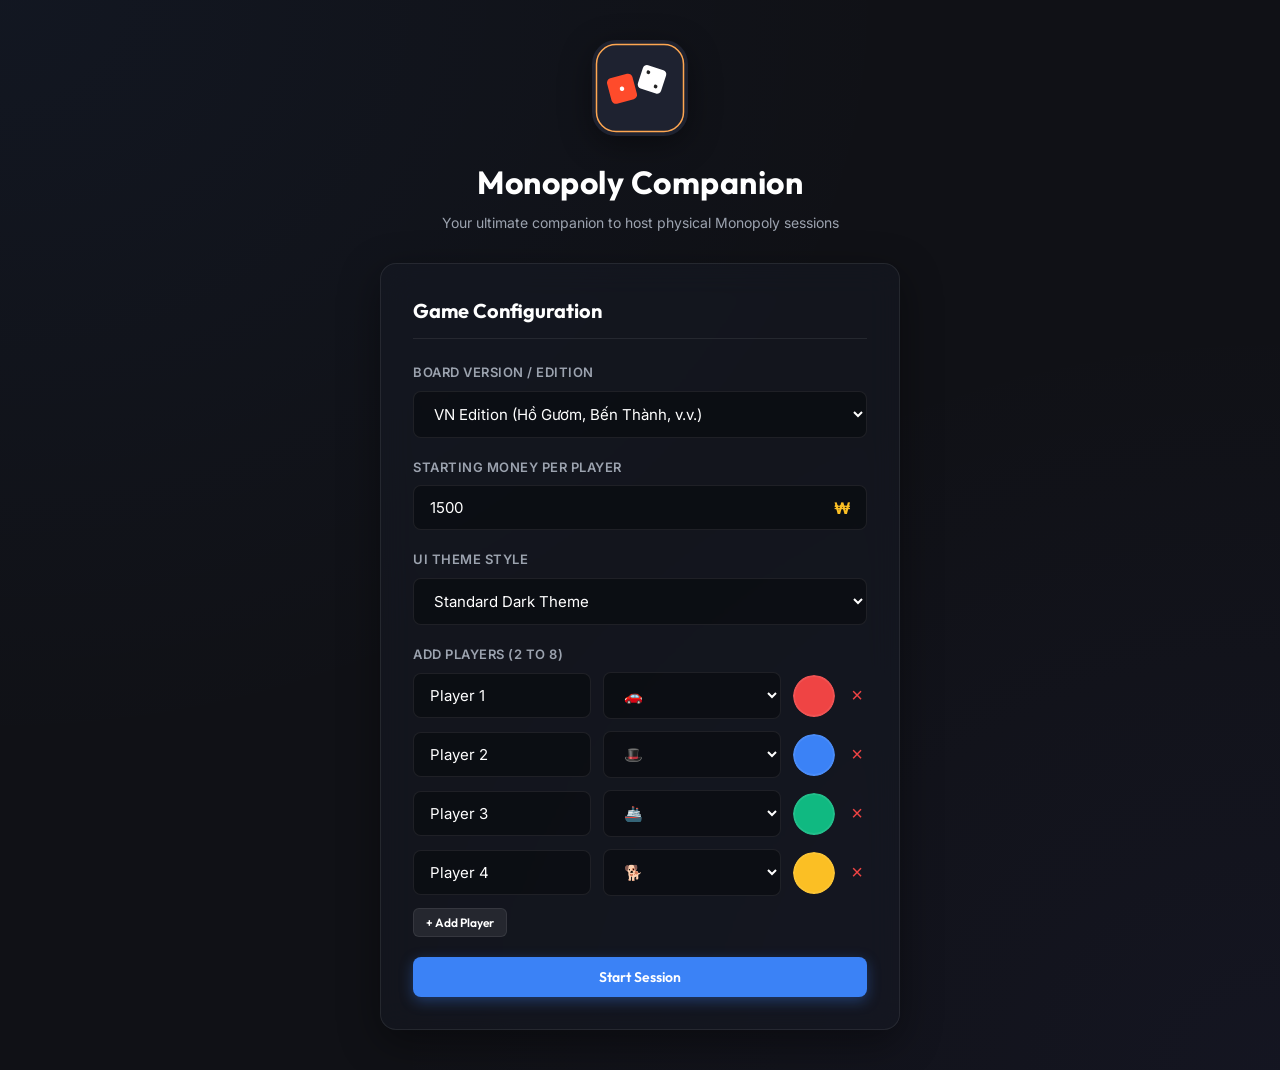
<file: index.html>
<!DOCTYPE html>
<html lang="en">
<head>
  <meta charset="UTF-8">
  <meta name="viewport" content="width=device-width, initial-scale=1.0">
  <title>Monopoly Game Companion</title>
  
  <!-- SEO Meta Tags -->
  <meta name="description" content="A premium offline-enabled PWA companion web app for hosting physical Monopoly game sessions. Track money, roll dice, manage properties, trade, and auction under international rules.">
  <link rel="manifest" href="manifest.json">
  <link rel="icon" href="icon.svg" type="image/svg+xml">
  <meta name="theme-color" content="#121216">
  
  <!-- iOS support -->
  <link rel="apple-touch-icon" href="icon.svg">
  <meta name="apple-mobile-web-app-capable" content="yes">
  <meta name="apple-mobile-web-app-status-bar-style" content="black-translucent">

  <!-- Google Fonts -->
  <link rel="preconnect" href="https://fonts.googleapis.com">
  <link rel="preconnect" href="https://fonts.gstatic.com" crossorigin>
  <link href="https://fonts.googleapis.com/css2?family=Inter:wght@300;400;500;600;700&family=Outfit:wght@400;500;600;700;900&display=swap" rel="stylesheet">
  
  <!-- CSS Stylesheet -->
  <link id="theme-stylesheet" rel="stylesheet" href="style.css">
</head>
<body>

  <!-- ==================== SETUP SCREEN ==================== -->
  <div id="setup-screen" class="screen active">
    <div class="setup-container">
      <div class="logo-area">
        <svg class="logo-svg" viewBox="0 0 512 512" width="96" height="96">
          <!-- Mini SVG replica -->
          <rect width="512" height="512" rx="128" fill="#1e2230"/>
          <rect x="24" y="24" width="464" height="464" rx="104" fill="none" stroke="#ffa751" stroke-width="8"/>
          <g transform="translate(160, 260) rotate(-15)">
            <rect x="-70" y="-70" width="140" height="140" rx="24" fill="#ff4b2b"/>
            <circle cx="0" cy="0" r="12" fill="#fff"/>
          </g>
          <g transform="translate(320, 210) rotate(18)">
            <rect x="-65" y="-65" width="130" height="130" rx="22" fill="#fff"/>
            <circle cx="-30" cy="-30" r="10" fill="#222"/>
            <circle cx="30" cy="30" r="10" fill="#222"/>
          </g>
        </svg>
        <h1>Monopoly Companion</h1>
        <p class="subtitle">Your ultimate companion to host physical Monopoly sessions</p>
      </div>

      <div class="setup-card glass">
        <h2>Game Configuration</h2>
        
        <div class="form-group">
          <label for="setup-edition">Board Version / Edition</label>
          <select id="setup-edition" class="form-input">
            <option value="VN" selected>VN Edition (Hồ Gươm, Bến Thành, v.v.)</option>
            <option value="VN_SG">VN Sài Gòn (Đường phố)</option>
            <option value="VN_HN">VN Hà Nội (Đường phố)</option>
            <option value="US">US Edition (Boardwalk, Park Place, v.v.)</option>
            <option value="INT">International Edition (Mayfair, Park Lane, v.v.)</option>
          </select>
        </div>

        <div class="form-group">
          <label for="setup-starting-cash">Starting Money per Player</label>
          <div class="cash-input-wrapper">
            <input type="number" id="setup-starting-cash" class="form-input" value="1500" min="500" max="5000">
            <span class="currency-symbol-display">₩</span>
          </div>
        </div>

        <div class="form-group">
          <label for="setup-theme">UI Theme Style</label>
          <select id="setup-theme" class="form-input">
            <option value="standard" selected>Standard Dark Theme</option>
            <option value="kids">Kids Playful Theme 🎈</option>
          </select>
        </div>

        <div class="form-group">
          <label>Add Players (2 to 8)</label>
          <div id="player-inputs-list">
            <!-- Dynamic player row inputs -->
          </div>
          <button type="button" id="btn-add-player-input" class="btn btn-secondary btn-sm">+ Add Player</button>
        </div>

        <button type="button" id="btn-start-game" class="btn btn-primary btn-block">Start Session</button>
      </div>
    </div>
  </div>

  <!-- ==================== GAME DASHBOARD ==================== -->
  <div id="game-screen" class="screen">
    <header class="app-header">
      <div class="header-logo">
        <span class="logo-emoji">🎲</span>
        <div>
          <span class="app-title">MONOPOLY HOST</span>
          <span id="active-edition-badge" class="badge">VN Edition</span>
        </div>
      </div>
      <div class="header-actions">
        <button id="btn-show-test-suite" class="btn btn-secondary btn-sm" onclick="window.open('test.html', '_blank')">Run Test Suite</button>
        <button id="btn-new-game" class="btn btn-danger btn-sm">New Session</button>
      </div>
    </header>

    <div class="dashboard-grid">
      <!-- COLUMN 1: PLAYERS & BANK (Left / Main) -->
      <div class="dash-column col-main">
        
        <!-- TURN CONTROLLER & DICE AREA -->
        <section class="game-control-card glass">
          <div class="turn-dice-row" style="display: flex; align-items: center; justify-content: space-between; gap: 16px; flex-wrap: wrap; width: 100%;">
            <div class="turn-indicator" style="margin-bottom: 0;">
              <span class="label">Current Turn:</span>
              <div class="player-token-display">
                <span id="current-player-avatar" class="avatar-emoji">🚗</span>
                <span id="current-player-name" class="name">Player Name</span>
              </div>
            </div>

            <!-- Dice Roller -->
            <div class="dice-roller-container" style="display: flex; align-items: center; gap: 12px; flex-wrap: wrap; padding: 8px 12px; box-sizing: border-box;">
              <div class="dice-mode-toggle" style="display: flex; flex-direction: column; gap: 4px; margin-right: 4px;">
                <label style="cursor: pointer; font-size: 11px; display: inline-flex; align-items: center; gap: 4px; color: var(--text-dim); user-select: none; margin-bottom: 0;">
                  <input type="radio" name="dice-mode" id="dice-mode-digital" value="digital" checked style="accent-color: var(--color-primary);">
                  📱 Digital
                </label>
                <label style="cursor: pointer; font-size: 11px; display: inline-flex; align-items: center; gap: 4px; color: var(--text-dim); user-select: none; margin-bottom: 0;">
                  <input type="radio" name="dice-mode" id="dice-mode-manual" value="manual" style="accent-color: var(--color-primary);">
                  🎲 Physical
                </label>
              </div>

              <!-- Digital Box -->
              <div class="dice-box" id="dice-digital-box">
                <div id="die-1" class="die">🎲</div>
                <div id="die-2" class="die">🎲</div>
              </div>

              <!-- Manual Inputs -->
              <div class="manual-dice-box" id="dice-manual-box" style="display: none; align-items: center; gap: 8px;">
                <div style="display: flex; align-items: center; gap: 6px;">
                  <span style="font-size: 9px; color: var(--text-dim); text-transform: uppercase; font-weight: 600; white-space: nowrap;">Die 1</span>
                  <select id="manual-die-1" class="form-input form-input-sm" style="width: 58px; height: 32px; padding: 2px 4px; text-align: center; font-weight: bold; font-size: 13px;">
                    <option value="1">1 ⚀</option>
                    <option value="2">2 ⚁</option>
                    <option value="3">3 ⚂</option>
                    <option value="4">4 ⚃</option>
                    <option value="5">5 ⚄</option>
                    <option value="6">6 ⚅</option>
                  </select>
                </div>
                <div style="display: flex; align-items: center; gap: 6px;">
                  <span style="font-size: 9px; color: var(--text-dim); text-transform: uppercase; font-weight: 600; white-space: nowrap;">Die 2</span>
                  <select id="manual-die-2" class="form-input form-input-sm" style="width: 58px; height: 32px; padding: 2px 4px; text-align: center; font-weight: bold; font-size: 13px;">
                    <option value="1">1 ⚀</option>
                    <option value="2">2 ⚁</option>
                    <option value="3">3 ⚂</option>
                    <option value="4">4 ⚃</option>
                    <option value="5">5 ⚄</option>
                    <option value="6">6 ⚅</option>
                  </select>
                </div>
              </div>

              <button id="btn-roll-dice" class="btn btn-primary" style="flex: 1; min-height: 44px; min-width: 120px;">Roll Dice</button>
            </div>
          </div>

          <div class="control-actions" style="margin-top: 12px; width: 100%;">
            <!-- Contextual action tools -->
            <div class="context-actions" style="width: 100%; display: flex; gap: 12px; flex-wrap: wrap; justify-content: flex-end;">
              <button id="btn-draw-chance" class="btn btn-warning btn-chance" disabled>Draw Chance</button>
              <button id="btn-draw-chest" class="btn btn-primary btn-chest" disabled>Draw Chest</button>
              <button id="btn-pass-go" class="btn btn-success">Pass GO (+$200)</button>
              <button id="btn-jail-actions" class="btn btn-danger" style="display:none;">Escape Jail</button>
              <button id="btn-next-turn" class="btn btn-accent" disabled>Next Turn</button>
            </div>
          </div>
          <!-- Landed Space Action Alert Panel -->
          <div id="landed-action-alert-panel" class="landed-action-alert" style="display:none;"></div>
        </section>

        <!-- PLAYERS FINANCIAL OVERVIEW -->
        <section class="players-overview-section">
          <h2>Players & Accounts</h2>
          <div id="players-cards-grid" class="players-grid">
            <!-- Dynamic player financial cards -->
          </div>
        </section>

        <!-- PROPERTIES MAP & LIST -->
        <section class="properties-section">
          <div class="properties-header">
            <h2>Board Properties Map</h2>
            <div class="filter-controls">
              <span class="label">Filter:</span>
              <select id="property-group-filter" class="form-input form-input-sm">
                <option value="all">All Properties</option>
                <option value="brown">Brown</option>
                <option value="light-blue">Light Blue</option>
                <option value="magenta">Magenta</option>
                <option value="orange">Orange</option>
                <option value="red">Red</option>
                <option value="yellow">Yellow</option>
                <option value="green">Green</option>
                <option value="dark-blue">Dark Blue</option>
                <option value="railroad">Railroads</option>
                <option value="utility">Utilities</option>
              </select>
              <button id="btn-fullscreen-board" class="btn btn-secondary btn-sm" style="display: inline-flex; align-items: center; gap: 4px;">
                <span>⛶</span> Fullscreen
              </button>
            </div>
          </div>
          
          <div id="properties-board-grid" class="properties-grid">
            <!-- Dynamic property deed cards -->
          </div>
        </section>
      </div>

      <!-- COLUMN 2: TRANS & LEDGER (Right Sidebar) -->
      <aside class="dash-column col-sidebar">
        <!-- QUICK TRANSACTION WIDGET -->
        <section class="sidebar-section glass">
          <h3>Quick Money Transfer</h3>
          <form id="quick-trans-form" class="sidebar-form">
            <div class="form-row">
              <div class="form-group half">
                <label for="trans-from">From</label>
                <select id="trans-from" class="form-input">
                  <option value="bank">Bank</option>
                  <!-- Player options -->
                </select>
              </div>
              <div class="form-group half">
                <label for="trans-to">To</label>
                <select id="trans-to" class="form-input">
                  <!-- Player options -->
                  <option value="bank">Bank</option>
                </select>
              </div>
            </div>
            
            <div class="form-row">
              <div class="form-group half">
                <label for="trans-amount">Amount</label>
                <input type="number" id="trans-amount" class="form-input" placeholder="0" min="1">
              </div>
              <div class="form-group half">
                <label for="trans-type">Reason</label>
                <select id="trans-type" class="form-input">
                  <option value="TRANSFER">Transfer</option>
                  <option value="PAY_RENT">Pay Rent</option>
                  <option value="PAY_TAX">Pay Tax</option>
                  <option value="CARD_EFFECT">Card Effect</option>
                  <option value="JAIL_FINE">Jail Fine</option>
                  <option value="OTHER">Other</option>
                </select>
              </div>
            </div>

            <button type="submit" class="btn btn-secondary btn-block">Execute Transaction</button>
          </form>
        </section>

        <!-- LEDGER / HISTORY LOGS -->
        <section class="sidebar-section ledger-section glass">
          <div class="ledger-header">
            <h3>Ledger History</h3>
            <button id="btn-undo-ledger" class="btn btn-danger btn-sm" disabled>↩ Undo</button>
          </div>
          <div id="ledger-history-logs" class="ledger-logs">
            <!-- Dynamic chronological logs -->
          </div>
        </section>
      </aside>
    </div>
  </div>

  <!-- ==================== DIALOGS & MODAL OVERLAYS ==================== -->

  <!-- PROPERTY DETAILS MODAL -->
  <div id="modal-property-detail" class="modal-overlay">
    <div class="modal-content property-deed-modal">
      <span class="close-modal">&times;</span>
      
      <!-- Title Deed header -->
      <div id="deed-header" class="deed-header">
        <span class="deed-title-label">TITLE DEED</span>
        <h3 id="deed-name">Nguyễn Huệ</h3>
      </div>
      
      <div class="deed-body">
        <div class="deed-info-row">
          <span>Cost:</span>
          <strong id="deed-cost">₩400</strong>
        </div>
        <div class="deed-info-row">
          <span>Mortgage Value:</span>
          <strong id="deed-mortgage-val">₩200</strong>
        </div>
        
        <div id="deed-rent-structure" class="deed-rents">
          <!-- Rent tables populated dynamically -->
        </div>

        <div id="deed-owner-status" class="deed-owner-box">
          <!-- Ownership indicator -->
        </div>
      </div>

      <div id="deed-actions" class="modal-actions">
        <!-- Interactive buttons populated dynamically -->
      </div>
    </div>
  </div>

  <!-- TRADE PORTAL MODAL -->
  <div id="modal-trade-portal" class="modal-overlay">
    <div class="modal-content glass trade-modal-content">
      <span class="close-modal">&times;</span>
      <h2>Interactive Trade Portal</h2>
      
      <div class="trade-grid">
        <!-- Player 1 Offer -->
        <div class="trade-side" id="trade-side-1">
          <select id="trade-player-1" class="form-input trade-player-select">
            <!-- Player list -->
          </select>
          <div class="trade-cash-group">
            <label>Offer Cash</label>
            <input type="number" id="trade-cash-1" class="form-input" value="0" min="0">
          </div>
          <div class="trade-properties-list">
            <h4>Offer Properties</h4>
            <div id="trade-props-checkbox-1" class="props-checkbox-container">
              <!-- Properties list with checkboxes -->
            </div>
          </div>
        </div>

        <div class="trade-divider">↔</div>

        <!-- Player 2 Offer -->
        <div class="trade-side" id="trade-side-2">
          <select id="trade-player-2" class="form-input trade-player-select">
            <!-- Player list -->
          </select>
          <div class="trade-cash-group">
            <label>Offer Cash</label>
            <input type="number" id="trade-cash-2" class="form-input" value="0" min="0">
          </div>
          <div class="trade-properties-list">
            <h4>Offer Properties</h4>
            <div id="trade-props-checkbox-2" class="props-checkbox-container">
              <!-- Properties list with checkboxes -->
            </div>
          </div>
        </div>
      </div>

      <div class="modal-footer">
        <button id="btn-submit-trade" class="btn btn-primary">Complete Trade</button>
      </div>
    </div>
  </div>

  <!-- AUCTION MODAL -->
  <div id="modal-auction" class="modal-overlay">
    <div class="modal-content glass compact-modal">
      <h2>Property Auction</h2>
      <p id="auction-property-desc">Auctioning Boardwalk</p>
      
      <div class="form-group">
        <label for="auction-winner">Winning Bidder</label>
        <select id="auction-winner" class="form-input">
          <!-- Player list -->
        </select>
      </div>

      <div class="form-group">
        <label for="auction-amount">Winning Bid Amount</label>
        <input type="number" id="auction-amount" class="form-input" value="0" min="1">
      </div>

      <div class="modal-actions-horizontal">
        <button id="btn-cancel-auction" class="btn btn-secondary">Cancel</button>
        <button id="btn-confirm-auction" class="btn btn-primary">Confirm Bid</button>
      </div>
    </div>
  </div>

  <!-- CARD DRAWER MODAL -->
  <div id="modal-card-draw" class="modal-overlay">
    <div class="modal-content card-draw-modal-content">
      <!-- Card frame with flip animation -->
      <div class="card-flipper-container">
        <div id="card-flipper-element" class="card-flipper">
          <!-- Card Front -->
          <div id="card-front-type" class="card-face card-front-chance">
            <div class="card-logo">?</div>
            <div class="card-type-label">CHANCE</div>
          </div>
          <!-- Card Back (reveals message) -->
          <div id="card-back-type" class="card-face card-back">
            <div class="card-badge" id="drawn-card-badge">CHANCE</div>
            <h3 id="drawn-card-title">Card Title</h3>
            <p id="drawn-card-desc">Card action details are written here.</p>
            <button id="btn-close-card-modal" class="btn btn-accent">Apply Effect</button>
          </div>
        </div>
      </div>
    </div>
  </div>

  <!-- ESCAPE JAIL OPTIONS MODAL -->
  <div id="modal-jail-escape" class="modal-overlay">
    <div class="modal-content glass compact-modal">
      <span class="close-modal">&times;</span>
      <h2>Escape from Jail</h2>
      <p>Choose your method to escape. Rolling doubles can be attempted via the board roller directly.</p>
      
      <div class="jail-escape-options">
        <button id="btn-jail-pay-fine" class="btn btn-secondary btn-block">Pay Fine (₩50)</button>
        <button id="btn-jail-use-card" class="btn btn-secondary btn-block" disabled>Use Get Out of Jail Free Card</button>
      </div>
    </div>
  </div>

  <!-- BANKRUPTCY RESOLUTION MODAL -->
  <div id="modal-bankruptcy" class="modal-overlay">
    <div class="modal-content glass compact-modal">
      <h2>Bankruptcy Resolution</h2>
      <p id="bankruptcy-player-desc">Player has declared bankruptcy.</p>
      
      <div class="form-group">
        <label for="bankruptcy-creditor">Claim Creditor</label>
        <select id="bankruptcy-creditor" class="form-input">
          <option value="bank">The Bank</option>
          <!-- Other players -->
        </select>
      </div>

      <div class="modal-actions-horizontal">
        <button id="btn-confirm-bankruptcy" class="btn btn-danger">Confirm Bankruptcy</button>
      </div>
    </div>
  </div>

  <!-- Core JavaScript & UI Binding scripts -->
  <script src="monopoly.js"></script>
  <script src="ui.js"></script>
</body>
</html>
</file>
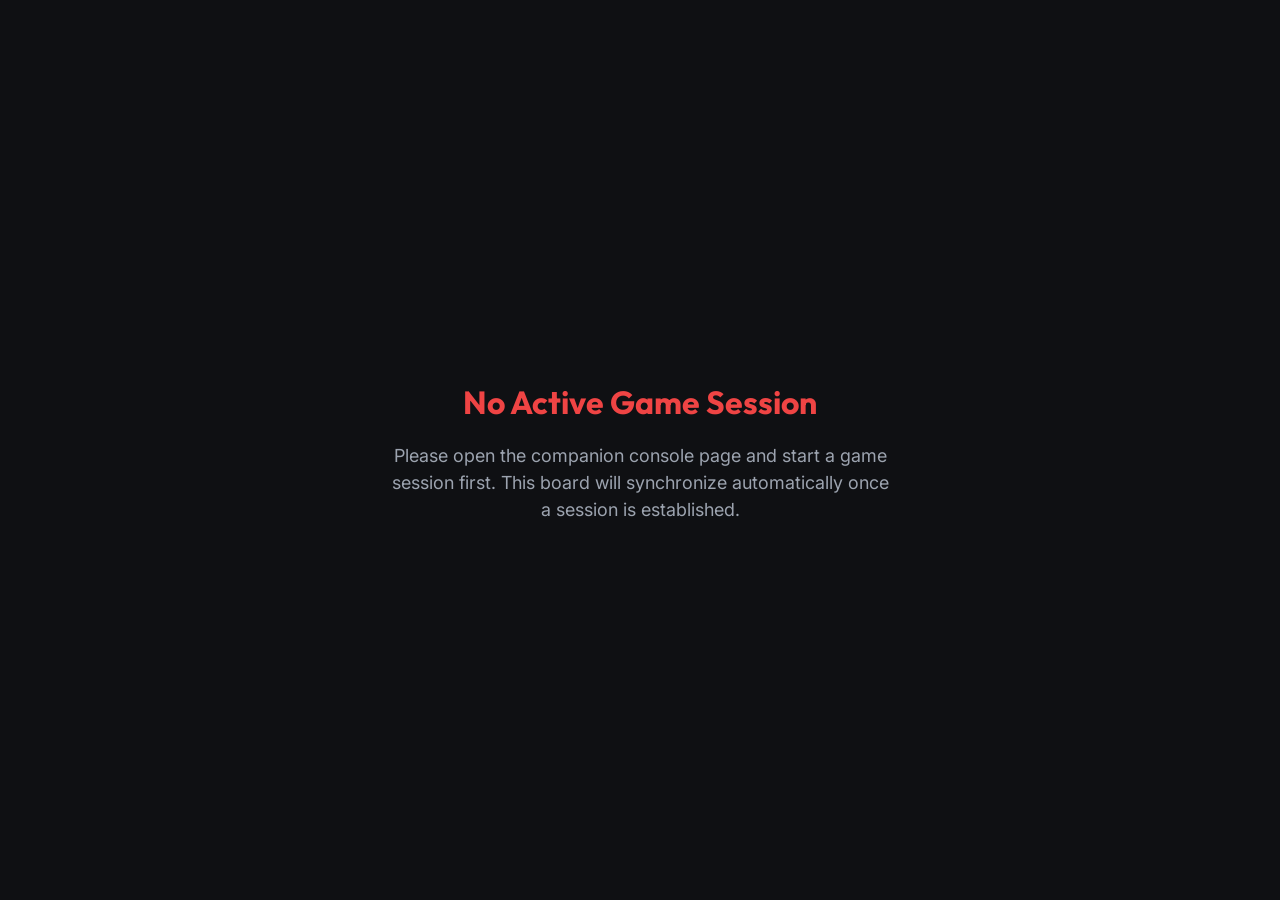
<file: board.html>
<!DOCTYPE html>
<html lang="en">
<head>
  <meta charset="UTF-8">
  <meta name="viewport" content="width=device-width, initial-scale=1.0">
  <title>Monopoly Host - Spectator Board View</title>
  <link id="theme-stylesheet" rel="stylesheet" href="style.css">
  <link href="https://fonts.googleapis.com/css2?family=Inter:wght@300;400;500;600;700;800&family=Outfit:wght@400;600;700;900&display=swap" rel="stylesheet">
  <style>
    /* Specific styles for the board-only view to optimize for TV/Spectator display */
    body {
      margin: 0;
      padding: 0;
      height: 100vh;
      overflow: hidden;
      background: radial-gradient(circle at center, #161820 0%, #08090c 100%);
      display: flex;
      flex-direction: row;
      font-family: 'Inter', sans-serif;
      color: var(--text-main);
    }
    
    .board-view-container {
      display: flex;
      flex: 1;
      height: 100vh;
      box-sizing: border-box;
      padding: 16px;
      gap: 24px;
      align-items: center;
      justify-content: center;
      position: relative;
    }
    
    /* Left column for stats */
    .board-sidebar {
      width: 320px;
      display: flex;
      flex-direction: column;
      gap: 16px;
      height: 100%;
      justify-content: flex-start;
      overflow-y: auto;
      max-height: 100vh;
      box-sizing: border-box;
      padding: 20px 4px 20px 0;
    }
    .board-sidebar::-webkit-scrollbar {
      width: 6px;
    }
    .board-sidebar::-webkit-scrollbar-thumb {
      background: rgba(255, 255, 255, 0.1);
      border-radius: 3px;
    }
    .board-sidebar::-webkit-scrollbar-thumb:hover {
      background: rgba(255, 255, 255, 0.25);
    }
    
    /* Right column for the board itself */
    .board-main {
      flex: 1;
      display: flex;
      align-items: center;
      justify-content: center;
      height: 100%;
    }
    
    /* Force board to fit 100% height/width of its container while remaining square */
    .properties-grid.monopoly-board-layout {
      max-width: 92vh !important;
      max-height: 92vh !important;
      width: 92vh !important;
      height: 92vh !important;
      margin: auto !important;
    }
    
    .spectator-card {
      background: rgba(30, 41, 59, 0.4);
      backdrop-filter: blur(12px);
      -webkit-backdrop-filter: blur(12px);
      border: 1px solid rgba(255, 255, 255, 0.08);
      border-radius: 16px;
      padding: 20px;
      box-shadow: 0 10px 30px rgba(0, 0, 0, 0.4);
    }
    
    .spectator-card h3 {
      margin-top: 0;
      margin-bottom: 16px;
      font-family: 'Outfit', sans-serif;
      font-weight: 700;
      color: var(--text-white);
      border-bottom: 1px solid rgba(255, 255, 255, 0.08);
      padding-bottom: 8px;
      font-size: 18px;
      text-transform: uppercase;
      letter-spacing: 1px;
    }
    
    /* Player list items in spectator view */
    .spectator-player-item {
      display: flex;
      align-items: center;
      justify-content: space-between;
      padding: 10px 14px;
      border-radius: 10px;
      margin-bottom: 8px;
      border: 1px solid rgba(255, 255, 255, 0.03);
      background: rgba(255, 255, 255, 0.02);
      transition: all 0.3s ease;
    }
    
    .spectator-player-item.active-turn {
      border-color: var(--color-primary);
      background: rgba(59, 130, 246, 0.1);
      box-shadow: 0 0 12px rgba(59, 130, 246, 0.2);
    }
    
    .spectator-player-item.bankrupt {
      opacity: 0.3;
      text-decoration: line-through;
    }
    
    .player-identity {
      display: flex;
      align-items: center;
      gap: 10px;
    }
    
    .player-badge {
      width: 28px;
      height: 28px;
      border-radius: 50%;
      display: flex;
      align-items: center;
      justify-content: center;
      font-size: 14px;
      font-weight: bold;
      color: #fff;
      border: 1px solid rgba(255, 255, 255, 0.2);
    }
    
    .player-details {
      display: flex;
      flex-direction: column;
    }
    
    .player-details .name {
      font-weight: 600;
      font-size: 14px;
      color: var(--text-white);
    }
    
    .player-details .status {
      font-size: 10px;
      color: var(--text-dim);
    }
    
    .player-balance {
      font-family: 'Outfit', sans-serif;
      font-weight: 700;
      font-size: 16px;
      color: var(--color-gold);
    }
    
    /* Turn Info */
    .turn-info-card {
      text-align: center;
    }
    
    .turn-info-card .active-avatar {
      font-size: 40px;
      margin-bottom: 8px;
    }
    
    .turn-info-card .active-name {
      font-family: 'Outfit', sans-serif;
      font-size: 20px;
      font-weight: 700;
      color: var(--text-white);
    }
    
    .turn-info-card .turn-title {
      font-size: 11px;
      color: var(--text-dim);
      text-transform: uppercase;
      letter-spacing: 2px;
      margin-bottom: 12px;
    }
    

    
    .no-session-overlay {
      position: fixed;
      top: 0;
      left: 0;
      width: 100vw;
      height: 100vh;
      background: #0f1013;
      display: flex;
      flex-direction: column;
      align-items: center;
      justify-content: center;
      z-index: 100;
      color: var(--text-white);
      text-align: center;
      padding: 20px;
      box-sizing: border-box;
    }
    
    .no-session-overlay h2 {
      font-family: 'Outfit', sans-serif;
      font-size: 32px;
      margin-bottom: 16px;
      color: var(--color-danger);
    }
    
    .no-session-overlay p {
      color: var(--text-dim);
      font-size: 18px;
      max-width: 500px;
      line-height: 1.5;
    }
    
    /* Fullscreen button */
    .btn-fs {
      position: absolute;
      top: 16px;
      right: 16px;
      z-index: 50;
      background: rgba(30, 41, 59, 0.6);
      border: 1px solid rgba(255, 255, 255, 0.1);
      color: var(--text-white);
      padding: 8px 14px;
      border-radius: 8px;
      cursor: pointer;
      font-size: 12px;
      display: inline-flex;
      align-items: center;
      gap: 6px;
      transition: all 0.3s ease;
      backdrop-filter: blur(8px);
    }
    .btn-fs:hover {
      background: rgba(59, 130, 246, 0.2);
      border-color: var(--color-primary);
    }
    
    /* Read-Only Spec modal overlays */
    .spec-modal-overlay {
      position: fixed;
      top: 0;
      left: 0;
      right: 0;
      bottom: 0;
      background: rgba(0, 0, 0, 0.7);
      backdrop-filter: blur(4px);
      -webkit-backdrop-filter: blur(4px);
      display: flex;
      align-items: center;
      justify-content: center;
      opacity: 0;
      pointer-events: none;
      transition: all 0.3s ease;
      z-index: 200;
    }
    
    .spec-modal-overlay.active {
      opacity: 1;
      pointer-events: auto;
    }
    
    .spec-modal-content {
      background: #1e293b;
      border: 1px solid rgba(255,255,255,0.1);
      border-radius: 12px;
      width: 100%;
      max-width: 380px;
      overflow: hidden;
      box-shadow: 0 20px 50px rgba(0,0,0,0.5);
      position: relative;
    }
    
    .spec-modal-header {
      padding: 16px;
      text-align: center;
      font-family: 'Outfit', sans-serif;
      font-weight: 700;
      font-size: 20px;
      text-transform: uppercase;
      letter-spacing: 1px;
    }
    
    .spec-modal-body {
      padding: 24px;
      color: var(--text-white);
    }
    
    .rent-line {
      display: flex;
      justify-content: space-between;
      margin-bottom: 8px;
      font-size: 14px;
    }
    
    .meta-line {
      display: flex;
      justify-content: space-between;
      margin-bottom: 6px;
      font-size: 13px;
      color: var(--text-dim);
    }
    
    .close-spec-modal {
      position: absolute;
      top: 10px;
      right: 12px;
      background: transparent;
      border: none;
      color: rgba(255,255,255,0.6);
      font-size: 20px;
      cursor: pointer;
      line-height: 1;
    }
    .close-spec-modal:hover {
      color: #fff;
    }

    /* Adjust layout on small viewport or tall aspect ratios */
    @media (max-width: 900px) {
      body {
        flex-direction: column;
        overflow-y: auto;
        height: auto;
      }
      .board-view-container {
        flex-direction: column;
        height: auto;
        padding: 60px 16px 24px 16px;
      }
      .board-sidebar {
        width: 100%;
        max-width: 500px;
        order: 2;
      }
      .board-main {
        width: 100%;
        order: 1;
      }
      .properties-grid.monopoly-board-layout {
        max-width: 95vw !important;
        max-height: 95vw !important;
        width: 95vw !important;
        height: 95vw !important;
      }
    }

    #spectator-card-draw-overlay {
      z-index: 300;
    }
  </style>
</head>
<body>

  <!-- Top Right Control Panel -->
  <div class="top-controls-container" style="position: absolute; top: 16px; right: 16px; z-index: 50; display: flex; gap: 10px;">
    <button id="btn-toggle-layout" class="btn-fs" style="position: static;">
      <span>🎛️</span> Show Detailed Cards
    </button>
    <button id="btn-fullscreen-spec" class="btn-fs" style="position: static;">
      <span>⛶</span> Fullscreen View
    </button>
  </div>

  <!-- No session state overlay -->
  <div id="no-session-overlay" class="no-session-overlay">
    <h2>No Active Game Session</h2>
    <p>Please open the companion console page and start a game session first. This board will synchronize automatically once a session is established.</p>
  </div>

  <!-- Spectator Board Container -->
  <div class="board-view-container">
    
    <!-- Left Sidebar: Players Stats & Current Turn -->
    <div class="board-sidebar">
      
      <!-- Current Turn Card -->
      <div class="spectator-card turn-info-card">
        <div class="turn-title">Current Turn</div>
        <div id="current-player-avatar" class="active-avatar">🚗</div>
        <div id="current-player-name" class="active-name">Active Player</div>
        
        <!-- Dice Roll Info -->
        <div class="dice-roller-container" style="margin-top: 12px; justify-content: center;">
          <div id="spectator-dice-box" class="dice-box">
            <div class="die">🎲</div>
            <div class="die">🎲</div>
          </div>
        </div>
      </div>
      
      <!-- Leaderboard Overview -->
      <div class="spectator-card">
        <h3>Players & Accounts</h3>
        <div id="spectator-players-list">
          <!-- Populated dynamically -->
        </div>
      </div>
    </div>
    
    <!-- Main Center Panel: Board Grid -->
    <div class="board-main">
      <div id="properties-board-grid" class="properties-grid monopoly-board-layout">
        <!-- Dynamic Monopoly Board grid elements -->
      </div>
    </div>
  </div>

  <!-- Read-Only Property details modal overlay -->
  <div id="spectator-modal" class="spec-modal-overlay">
    <div class="spec-modal-content">
      <button class="close-spec-modal" onclick="closeSpecModal()">&times;</button>
      <div id="spec-modal-header" class="spec-modal-header">Property Details</div>
      <div id="spec-modal-body" class="spec-modal-body">
        <!-- Dynamic property metrics -->
      </div>
    </div>
  </div>

  <!-- Spectator Drawn Card Overlay -->
  <div id="spectator-card-draw-overlay" class="modal-overlay">
    <div class="modal-content card-draw-modal-content">
      <!-- Card frame with flip animation -->
      <div class="card-flipper-container">
        <div id="card-flipper-element" class="card-flipper">
          <!-- Card Front -->
          <div id="card-front-type" class="card-face card-front-chance">
            <div class="card-logo">?</div>
            <div class="card-type-label">CHANCE</div>
          </div>
          <!-- Card Back (reveals message) -->
          <div id="card-back-type" class="card-face card-back">
            <div class="card-badge" id="drawn-card-badge">CHANCE</div>
            <h3 id="drawn-card-title">Card Title</h3>
            <p id="drawn-card-desc">Card action details are written here.</p>
          </div>
        </div>
      </div>
    </div>
  </div>

  <!-- Javascript Logic -->
  <script src="monopoly.js"></script>
  <script src="board_ui.js"></script>
</body>
</html>
</file>
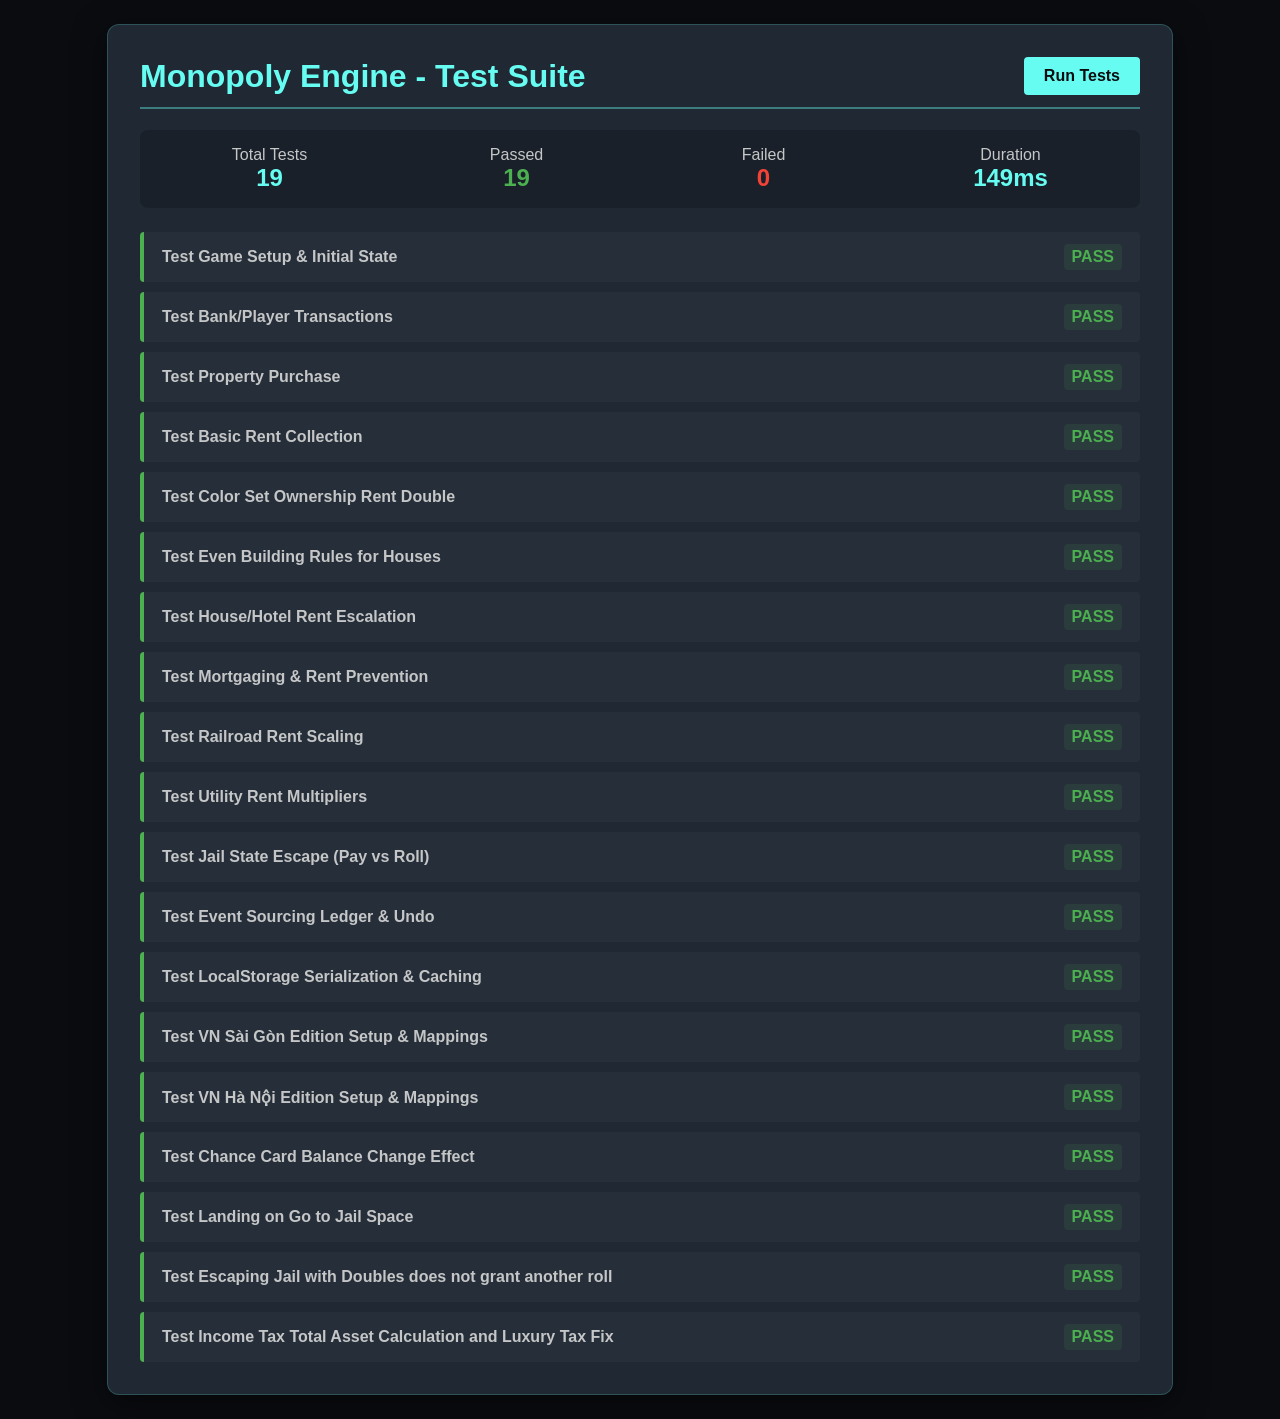
<file: test.html>
<!DOCTYPE html>
<html lang="en">
<head>
  <meta charset="UTF-8">
  <meta name="viewport" content="width=device-width, initial-scale=1.0">
  <title>Monopoly Engine - Automated Test Runner</title>
  <style>
    :root {
      --bg-color: #0b0c10;
      --panel-bg: #1f2833;
      --text-main: #c5c6c7;
      --text-highlight: #66fcf1;
      --text-success: #4caf50;
      --text-error: #f44336;
      --border-color: #45f3ff;
      --button-bg: #12cbc4;
      --button-text: #050801;
    }
    body {
      background-color: var(--bg-color);
      color: var(--text-main);
      font-family: 'Segoe UI', Tahoma, Geneva, Verdana, sans-serif;
      margin: 0;
      padding: 24px;
    }
    .container {
      max-width: 1000px;
      margin: 0 auto;
      background-color: var(--panel-bg);
      border-radius: 12px;
      border: 1px solid rgba(102, 252, 241, 0.2);
      padding: 32px;
      box-shadow: 0 8px 32px rgba(0, 0, 0, 0.5);
    }
    h1 {
      color: var(--text-highlight);
      margin-top: 0;
      border-bottom: 2px solid rgba(102, 252, 241, 0.4);
      padding-bottom: 12px;
      display: flex;
      justify-content: space-between;
      align-items: center;
    }
    .stats {
      display: flex;
      gap: 20px;
      margin-bottom: 24px;
      background: rgba(0,0,0,0.2);
      padding: 16px;
      border-radius: 8px;
    }
    .stat-item {
      flex: 1;
      text-align: center;
    }
    .stat-val {
      font-size: 24px;
      font-weight: bold;
      color: var(--text-highlight);
    }
    .stat-item.pass .stat-val { color: var(--text-success); }
    .stat-item.fail .stat-val { color: var(--text-error); }
    
    .test-list {
      display: flex;
      flex-direction: column;
      gap: 10px;
    }
    .test-case {
      display: flex;
      justify-content: space-between;
      align-items: center;
      padding: 12px 18px;
      background: rgba(255,255,255,0.03);
      border-left: 4px solid #777;
      border-radius: 4px;
      transition: background 0.2s;
    }
    .test-case:hover {
      background: rgba(255,255,255,0.06);
    }
    .test-case.pass {
      border-left-color: var(--text-success);
    }
    .test-case.fail {
      border-left-color: var(--text-error);
    }
    .test-name {
      font-weight: 600;
    }
    .test-status {
      font-weight: bold;
      padding: 4px 8px;
      border-radius: 4px;
    }
    .test-case.pass .test-status {
      color: var(--text-success);
      background: rgba(76, 175, 80, 0.1);
    }
    .test-case.fail .test-status {
      color: var(--text-error);
      background: rgba(244, 67, 54, 0.1);
    }
    .error-details {
      margin-top: 6px;
      font-family: monospace;
      font-size: 13px;
      color: #ff9800;
      white-space: pre-wrap;
      width: 100%;
      background: rgba(0,0,0,0.3);
      padding: 8px;
      border-radius: 4px;
      display: none;
    }
    .test-case.fail .error-details {
      display: block;
    }
    button {
      background: var(--text-highlight);
      color: var(--bg-color);
      border: none;
      padding: 10px 20px;
      font-weight: bold;
      border-radius: 4px;
      cursor: pointer;
      font-size: 16px;
      transition: opacity 0.2s;
    }
    button:hover {
      opacity: 0.9;
    }
  </style>
</head>
<body>

  <div class="container">
    <h1>
      <span>Monopoly Engine - Test Suite</span>
      <button onclick="runTests()">Run Tests</button>
    </h1>

    <div class="stats">
      <div class="stat-item">
        <div>Total Tests</div>
        <div class="stat-val" id="stat-total">0</div>
      </div>
      <div class="stat-item pass">
        <div>Passed</div>
        <div class="stat-val" id="stat-passed">0</div>
      </div>
      <div class="stat-item fail">
        <div>Failed</div>
        <div class="stat-val" id="stat-failed">0</div>
      </div>
      <div class="stat-item">
        <div>Duration</div>
        <div class="stat-val" id="stat-time">0ms</div>
      </div>
    </div>

    <div class="test-list" id="test-list-container">
      <!-- Test cases injected here -->
    </div>
  </div>

  <!-- Load Monopoly Engine -->
  <script src="monopoly.js"></script>

  <!-- Test Script -->
  <script>
    // Simple custom testing assertions
    function assert(condition, message) {
      if (!condition) {
        throw new Error(message || "Assertion failed");
      }
    }

    function assertEquals(actual, expected, message) {
      if (actual !== expected) {
        throw new Error(message || `Expected [${expected}] but got [${actual}]`);
      }
    }

    const tests = [
      {
        name: "Test Game Setup & Initial State",
        fn: () => {
          Monopoly.initGame(
            [{ name: "Alice", token: "token_car" }, { name: "Bob", token: "token_thimble" }],
            "VN",
            1500
          );
          const state = Monopoly.getState();
          assertEquals(state.players.length, 2, "Should initialize 2 players");
          assertEquals(state.players[0].name, "Alice", "First player name matches");
          assertEquals(state.players[0].balance, 1500, "Starting balance is 1500");
          assertEquals(state.players[0].position, 0, "Starts at GO (index 0)");
          assertEquals(state.edition, "VN", "Edition is VN");
          
          // Verify property names dynamically updated to VN locations
          const space39 = state.properties.find(p => p.id === 39);
          assertEquals(space39.name, "Nguyễn Huệ", "Space 39 is Nguyễn Huệ (VN)");
          assertEquals(space39.cost, 400, "Space 39 cost is $400");
        }
      },
      {
        name: "Test Bank/Player Transactions",
        fn: () => {
          Monopoly.initGame([{ name: "Alice" }, { name: "Bob" }], "VN", 1500);
          
          // Transfer money player to player
          let res = Monopoly.executeTransaction("player_0", "player_1", 200, "PAY_RENT");
          assert(res.success, "Should succeed transferring rent");
          const state = Monopoly.getState();
          assertEquals(state.players[0].balance, 1300, "Alice balance should drop by 200");
          assertEquals(state.players[1].balance, 1700, "Bob balance should increase by 200");

          // Test transaction failure (insufficient balance)
          res = Monopoly.executeTransaction("player_0", "player_1", 2000, "PAY_RENT");
          assert(!res.success, "Should fail transfer larger than balance");
          assertEquals(state.players[0].balance, 1300, "Alice balance should remain unchanged");
        }
      },
      {
        name: "Test Property Purchase",
        fn: () => {
          Monopoly.initGame([{ name: "Alice" }, { name: "Bob" }], "VN", 1500);
          
          // Buy space 39 (Nguyễn Huệ)
          const res = Monopoly.buyProperty("player_0", 39);
          assert(res.success, "Should buy property successfully");
          
          const state = Monopoly.getState();
          const p39 = state.properties.find(p => p.id === 39);
          assertEquals(p39.ownerId, "player_0", "Alice should own Nguyễn Huệ");
          assertEquals(state.players[0].balance, 1100, "Alice balance drops by $400");
        }
      },
      {
        name: "Test Basic Rent Collection",
        fn: () => {
          Monopoly.initGame([{ name: "Alice" }, { name: "Bob" }], "VN", 1500);
          Monopoly.buyProperty("player_0", 39); // Alice buys Nguyễn Huệ
          
          // Calculate rent
          const rent = Monopoly.calculateRent(39);
          assertEquals(rent, 50, "Standard rent for Boardwalk/Nguyễn Huệ is 50");

          // Execute Rent Payment
          const res = Monopoly.triggerRentPayment("player_1", 39); // Bob pays Alice rent
          assert(res.success, "Rent transaction succeeds");
          
          const state = Monopoly.getState();
          assertEquals(state.players[1].balance, 1450, "Bob balance drops by $50");
          assertEquals(state.players[0].balance, 1150, "Alice balance increases by $50");
        }
      },
      {
        name: "Test Color Set Ownership Rent Double",
        fn: () => {
          Monopoly.initGame([{ name: "Alice" }, { name: "Bob" }], "VN", 1500);
          
          // Dark Blue group consists of space 37 (Chợ Bến Thành) and 39 (Nguyễn Huệ)
          Monopoly.buyProperty("player_0", 37);
          Monopoly.buyProperty("player_0", 39);

          // Full color set owned, rent should double from $50 to $100 for space 39
          const rent39 = Monopoly.calculateRent(39);
          assertEquals(rent39, 100, "Rent doubles since complete set is owned and no houses built");

          // Rent for space 37 doubles from $35 to $70
          const rent37 = Monopoly.calculateRent(37);
          assertEquals(rent37, 70, "Rent doubles for Park Place/Chợ Bến Thành");
        }
      },
      {
        name: "Test Even Building Rules for Houses",
        fn: () => {
          Monopoly.initGame([{ name: "Alice" }, { name: "Bob" }], "VN", 1500);
          Monopoly.buyProperty("player_0", 37);
          Monopoly.buyProperty("player_0", 39);

          // Build first house on Nguyễn Huệ (Space 39)
          let res = Monopoly.buildHouse("player_0", 39);
          assert(res.success, "Building first house succeeds");
          
          const state = Monopoly.getState();
          const p39 = state.properties.find(p => p.id === 39);
          assertEquals(p39.houses, 1, "Nguyễn Huệ has 1 house");

          // Attempt to build a 2nd house on Space 39 (should fail, must build on Space 37 first)
          res = Monopoly.buildHouse("player_0", 39);
          assert(!res.success, "Building 2nd house fails due to even-building constraint");
          
          // Build house on Chợ Bến Thành (Space 37)
          res = Monopoly.buildHouse("player_0", 37);
          assert(res.success, "Building house on Chợ Bến Thành succeeds");
          
          // Now building 2nd house on Nguyễn Huệ should work
          res = Monopoly.buildHouse("player_0", 39);
          assert(res.success, "Building 2nd house on Nguyễn Huệ succeeds now");
          assertEquals(p39.houses, 2, "Nguyễn Huệ now has 2 houses");
        }
      },
      {
        name: "Test House/Hotel Rent Escalation",
        fn: () => {
          Monopoly.initGame([{ name: "Alice" }, { name: "Bob" }], "VN", 15000); // Higher cash for setup
          Monopoly.buyProperty("player_0", 37);
          Monopoly.buyProperty("player_0", 39);

          // Build up to 5 houses (Hotel) on Nguyễn Huệ (Space 39)
          // Sequence: 39(1), 37(1), 39(2), 37(2), 39(3), 37(3), 39(4), 37(4), 39(5)
          Monopoly.buildHouse("player_0", 39);
          Monopoly.buildHouse("player_0", 37);
          
          Monopoly.buildHouse("player_0", 39);
          Monopoly.buildHouse("player_0", 37);
          
          Monopoly.buildHouse("player_0", 39);
          Monopoly.buildHouse("player_0", 37);
          
          Monopoly.buildHouse("player_0", 39);
          Monopoly.buildHouse("player_0", 37);
          
          let res = Monopoly.buildHouse("player_0", 39); // Build hotel (5th building)
          assert(res.success, "Hotel built successfully");

          const rent = Monopoly.calculateRent(39);
          assertEquals(rent, 2000, "Boardwalk/Nguyễn Huệ rent with Hotel is 2000");
        }
      },
      {
        name: "Test Mortgaging & Rent Prevention",
        fn: () => {
          Monopoly.initGame([{ name: "Alice" }, { name: "Bob" }], "VN", 1500);
          Monopoly.buyProperty("player_0", 39); // Alice buys Nguyễn Huệ
          
          // Mortgage
          let res = Monopoly.mortgageProperty("player_0", 39);
          assert(res.success, "Mortgage succeeds");
          
          const state = Monopoly.getState();
          const p39 = state.properties.find(p => p.id === 39);
          assert(p39.isMortgaged, "Property is flagged mortgaged");
          assertEquals(state.players[0].balance, 1300, "Received $200 mortgage cash (1100 + 200)");

          // Mortgaged property rent is 0
          const rent = Monopoly.calculateRent(39);
          assertEquals(rent, 0, "Rent is 0 when property is mortgaged");

          // Unmortgage costs mortgageValue + 10% (200 + 20 = 220)
          res = Monopoly.unmortgageProperty("player_0", 39);
          assert(res.success, "Unmortgage succeeds");
          assertEquals(state.players[0].balance, 1080, "Alice balance is 1300 - 220 = 1080");
          assert(!p39.isMortgaged, "Property is no longer mortgaged");
        }
      },
      {
        name: "Test Railroad Rent Scaling",
        fn: () => {
          Monopoly.initGame([{ name: "Alice" }, { name: "Bob" }], "VN", 1500);
          
          // Railroads: 5, 15, 25, 35
          Monopoly.buyProperty("player_0", 5);
          assertEquals(Monopoly.calculateRent(5), 25, "1 railroad owned rent = 25");

          Monopoly.buyProperty("player_0", 15);
          assertEquals(Monopoly.calculateRent(5), 50, "2 railroads owned rent = 50");

          Monopoly.buyProperty("player_0", 25);
          assertEquals(Monopoly.calculateRent(5), 100, "3 railroads owned rent = 100");

          Monopoly.buyProperty("player_0", 35);
          assertEquals(Monopoly.calculateRent(5), 200, "4 railroads owned rent = 200");
        }
      },
      {
        name: "Test Utility Rent Multipliers",
        fn: () => {
          Monopoly.initGame([{ name: "Alice" }, { name: "Bob" }], "VN", 1500);
          
          // Utilities: 12 (Electric), 28 (Water Works)
          Monopoly.buyProperty("player_0", 12);
          
          // Rent with 1 Utility = 4x dice roll
          let rent = Monopoly.calculateRent(12, 7); // roll 7
          assertEquals(rent, 28, "1 utility rent with roll 7 is 7 * 4 = 28");

          // Buy second utility
          Monopoly.buyProperty("player_0", 28);
          
          // Rent with 2 Utilities = 10x dice roll
          rent = Monopoly.calculateRent(12, 7); // roll 7
          assertEquals(rent, 70, "2 utilities rent with roll 7 is 7 * 10 = 70");
        }
      },
      {
        name: "Test Jail State Escape (Pay vs Roll)",
        fn: () => {
          Monopoly.initGame([{ name: "Alice" }, { name: "Bob" }], "VN", 1500);
          
          // Mock in jail
          const state = Monopoly.getState();
          const player = state.players[0];
          player.inJail = true;
          player.position = 10;

          // Pay fine to get out
          let res = Monopoly.payJailFine("player_0");
          assert(res.success, "Paying jail fine succeeds");
          assert(!player.inJail, "Player released from Jail");
          assertEquals(player.balance, 1450, "Alice balance is 1500 - 50 = 1450");
        }
      },
      {
        name: "Test Event Sourcing Ledger & Undo",
        fn: () => {
          Monopoly.initGame([{ name: "Alice" }, { name: "Bob" }], "VN", 1500);
          
          // Initial balance is 1500 for both
          // Action 1: Alice buys Space 1 (Chợ Bình Tây) for $60. Alice balance = 1440
          Monopoly.buyProperty("player_0", 1);
          // Action 2: Alice transfers $100 to Bob. Alice = 1340, Bob = 1600
          Monopoly.executeTransaction("player_0", "player_1", 100, "TRADE");

          const state = Monopoly.getState();
          assertEquals(state.players[0].balance, 1340, "Alice balance is 1340");
          assertEquals(state.players[1].balance, 1600, "Bob balance is 1600");
          assertEquals(state.history.length, 3, "Setup + 2 actions = 3 events");

          // Undo Action 2 (Alice transfer to Bob)
          let undoRes = Monopoly.undoLastEvent();
          assert(undoRes, "Undo action 2 succeeds");
          assertEquals(state.players[0].balance, 1440, "Alice balance restored to 1440");
          assertEquals(state.players[1].balance, 1500, "Bob balance restored to 1500");
          assertEquals(state.history.length, 2, "History length goes back to 2");

          // Undo Action 1 (Alice buying Space 1)
          undoRes = Monopoly.undoLastEvent();
          assert(undoRes, "Undo action 1 succeeds");
          assertEquals(state.players[0].balance, 1500, "Alice balance restored to 1500");
          const p1 = state.properties.find(p => p.id === 1);
          assertEquals(p1.ownerId, null, "Space 1 ownership returned to null");
          assertEquals(state.history.length, 1, "History length goes back to 1 (setup state)");
        }
      },
      {
        name: "Test LocalStorage Serialization & Caching",
        fn: () => {
          Monopoly.initGame([{ name: "Alice" }, { name: "Bob" }], "VN", 1500);
          
          // Alter state
          Monopoly.buyProperty("player_0", 39); // Alice buys Boardwalk/Nguyễn Huệ
          const originalState = Monopoly.getState();
          
          // Force save
          Monopoly.saveToLocalStorage();

          // Wipe active memory state manually without saving to localStorage
          const activeState = Monopoly.getState();
          activeState.players = [{ name: "Charlie", id: "player_temp" }];
          activeState.edition = "US";
          
          // Verify memory changed
          let state = Monopoly.getState();
          assertEquals(state.players[0].name, "Charlie", "Wiped memory state contains Charlie");
          
          // Restore from localStorage
          const loadRes = Monopoly.loadFromLocalStorage();
          assert(loadRes, "Successfully loaded state from localStorage");

          // Verify state restored
          state = Monopoly.getState();
          assertEquals(state.players.length, 2, "Restored 2 players");
          assertEquals(state.players[0].name, "Alice", "Player 0 is Alice again");
          assertEquals(state.edition, "VN", "Edition restored to VN");
          
          const p39 = state.properties.find(p => p.id === 39);
          assertEquals(p39.ownerId, "player_0", "Alice owns Nguyễn Huệ after restore");
          
          // Clean up
          Monopoly.clearLocalStorage();
        }
      },
      {
        name: "Test VN Sài Gòn Edition Setup & Mappings",
        fn: () => {
          Monopoly.initGame(
            [{ name: "Alice", token: "token_car" }, { name: "Bob", token: "token_thimble" }],
            "VN_SG",
            1500
          );
          const state = Monopoly.getState();
          assertEquals(state.edition, "VN_SG", "Edition should be VN_SG");
          
          // Verify Sài Gòn street names
          const space39 = state.properties.find(p => p.id === 39);
          assertEquals(space39.name, "Nguyễn Huệ", "Space 39 is Nguyễn Huệ");
          
          const space37 = state.properties.find(p => p.id === 37);
          assertEquals(space37.name, "Đồng Khởi", "Space 37 is Đồng Khởi");
          
          const space5 = state.properties.find(p => p.id === 5);
          assertEquals(space5.name, "Ga Sài Gòn", "Space 5 is Ga Sài Gòn");
        }
      },
      {
        name: "Test VN Hà Nội Edition Setup & Mappings",
        fn: () => {
          Monopoly.initGame(
            [{ name: "Alice", token: "token_car" }, { name: "Bob", token: "token_thimble" }],
            "VN_HN",
            1500
          );
          const state = Monopoly.getState();
          assertEquals(state.edition, "VN_HN", "Edition should be VN_HN");
          
          // Verify Hà Nội street names
          const space39 = state.properties.find(p => p.id === 39);
          assertEquals(space39.name, "Tràng Tiền", "Space 39 is Tràng Tiền");
          
          const space37 = state.properties.find(p => p.id === 37);
          assertEquals(space37.name, "Hàng Ngang", "Space 37 is Hàng Ngang");
          
          const space5 = state.properties.find(p => p.id === 5);
          assertEquals(space5.name, "Ga Hà Nội", "Space 5 is Ga Hà Nội");
        }
      },
      {
        name: "Test Chance Card Balance Change Effect",
        fn: () => {
          Monopoly.initGame(
            [{ name: "Alice", token: "token_car" }, { name: "Bob", token: "token_thimble" }],
            "VN",
            1500
          );
          const state = Monopoly.getState();
          const player = state.players[0];
          
          // Force deck to have card index 5 (Bank Pays Dividend, +50)
          state.chanceDeck = [5];
          const initialBalance = player.balance;
          Monopoly.drawChanceOrChest(player.id, "chance");
          
          assertEquals(player.balance, initialBalance + 50, "Player balance should increase by 50");
        }
      },
      {
        name: "Test Landing on Go to Jail Space",
        fn: () => {
          Monopoly.initGame(
            [{ name: "Alice", token: "token_car" }, { name: "Bob", token: "token_thimble" }],
            "VN",
            1500
          );
          
          const state = Monopoly.getState();
          const player = state.players[0];
          
          // Start at space 20 (Free Parking) and roll 10 to land on space 30 (Go to Jail)
          player.position = 20;
          Monopoly.rollDice(5, 5); // 5+5 = 10, lands on 30
          
          assertEquals(player.position, 10, "Player should be sent directly to jail (space 10)");
          assertEquals(player.inJail, true, "Player should be in jail");
          assertEquals(state.dice.rollAgainAllowed, false, "Should not be allowed to roll again after going to jail");
        }
      },
      {
        name: "Test Escaping Jail with Doubles does not grant another roll",
        fn: () => {
          Monopoly.initGame(
            [{ name: "Alice", token: "token_car" }, { name: "Bob", token: "token_thimble" }],
            "VN",
            1500
          );
          
          const state = Monopoly.getState();
          const player = state.players[0];
          player.inJail = true;
          player.position = 10;
          
          // Roll doubles inside jail
          Monopoly.rollDice(4, 4);
          
          assertEquals(player.inJail, false, "Player should be released from jail");
          assertEquals(player.position, 18, "Player should move to space 18");
          assertEquals(state.dice.rollAgainAllowed, false, "Should not get another turn when escaping jail via doubles");
        }
      },
      {
        name: "Test Income Tax Total Asset Calculation and Luxury Tax Fix",
        fn: () => {
          Monopoly.initGame(
            [{ name: "Alice", token: "token_car" }, { name: "Bob", token: "token_thimble" }],
            "VN",
            1500
          );
          
          const state = Monopoly.getState();
          const aliceId = state.players[0].id;
          
          // Verify initial tax amounts are correctly initialized (the bug fix)
          const incomeTax = state.properties.find(p => p.id === 4);
          const luxuryTax = state.properties.find(p => p.id === 38);
          assertEquals(incomeTax.taxAmount, 200, "Income Tax amount is 200");
          assertEquals(luxuryTax.taxAmount, 100, "Luxury Tax amount is 100");
          
          // Verify calculateTotalAssets initially returns only starting cash
          let assets = Monopoly.calculateTotalAssets(aliceId);
          assertEquals(assets, 1500, "Initial assets should equal starting cash");
          
          // Alice buys property 1 (cost 60, printed in BOARD_LAYOUT)
          Monopoly.buyProperty(aliceId, 1);
          assets = Monopoly.calculateTotalAssets(aliceId);
          // Cash balance is now 1500 - 60 = 1440. Property value is 60. Total assets = 1440 + 60 = 1500
          assertEquals(assets, 1500, "Total assets should remain 1500 after buying a property (cash converted to deed)");
          
          // Alice builds 2 houses on property 1 (house cost is 50)
          Monopoly.buildHouse(aliceId, 1);
          Monopoly.buildHouse(aliceId, 1);
          assets = Monopoly.calculateTotalAssets(aliceId);
          // Cash balance is now 1440 - 2 * 50 = 1340. 
          // Property value is 60. Building value is 2 * 50 = 100.
          // Total assets = 1340 + 60 + 100 = 1500
          assertEquals(assets, 1500, "Total assets should remain 1500 after building houses (cash converted to buildings)");
          
          // Give Alice $500 external cash (from bank transaction)
          Monopoly.executeTransaction("bank", aliceId, 500, "TRANSFER");
          assets = Monopoly.calculateTotalAssets(aliceId);
          // Assets should increase by 500 to 2000
          assertEquals(assets, 2000, "Total assets should increase by 500 to 2000 after cash infusion");
        }
      }
    ];

    function runTests() {
      const container = document.getElementById("test-list-container");
      container.innerHTML = "";
      
      let passed = 0;
      let failed = 0;
      const startTime = performance.now();

      tests.forEach(test => {
        const div = document.createElement("div");
        div.className = "test-case";
        
        const details = document.createElement("div");
        details.className = "error-details";

        const nameSpan = document.createElement("span");
        nameSpan.className = "test-name";
        nameSpan.innerText = test.name;

        const statusSpan = document.createElement("span");
        statusSpan.className = "test-status";
        statusSpan.innerText = "RUNNING";

        div.appendChild(nameSpan);
        div.appendChild(statusSpan);
        div.appendChild(details);
        container.appendChild(div);

        try {
          test.fn();
          div.className = "test-case pass";
          statusSpan.innerText = "PASS";
          passed++;
        } catch (e) {
          div.className = "test-case fail";
          statusSpan.innerText = "FAIL";
          details.innerText = e.stack || e.message;
          failed++;
        }
      });

      const endTime = performance.now();
      const duration = Math.round(endTime - startTime);

      document.getElementById("stat-total").innerText = tests.length;
      document.getElementById("stat-passed").innerText = passed;
      document.getElementById("stat-failed").innerText = failed;
      document.getElementById("stat-time").innerText = `${duration}ms`;
    }

    // Run automatically on load
    window.onload = runTests;
  </script>
</body>
</html>
</file>
<file: style.css>
/* ==========================================================================
   MONOPOLY COMPANION STYLESHEET
   Premium Dark Glassmorphic Design System
   ========================================================================== */

:root {
  /* Color Palettes */
  --bg-dark: #08090c;
  --bg-body: #101116;
  --panel-bg: rgba(22, 26, 38, 0.55);
  --border-light: rgba(255, 255, 255, 0.08);
  --border-glow: rgba(102, 252, 241, 0.15);

  --text-main: #d1d5db;
  --text-dim: #9ca3af;
  --text-white: #ffffff;
  
  /* Brand/Role Colors */
  --color-primary: #3b82f6; /* Blue */
  --color-accent: #6366f1;  /* Indigo */
  --color-success: #10b981; /* Emerald Green */
  --color-warning: #f59e0b; /* Amber/Yellow */
  --color-danger: #ef4444;  /* Red */
  --color-gold: #fbbf24;    /* Gold */

  /* Monopoly Color Groups */
  --group-brown: #955436;
  --group-light-blue: #aae0fa;
  --group-magenta: #d93a96;
  --group-orange: #f7941d;
  --group-red: #ed1c24;
  --group-yellow: #fef200;
  --group-green: #19a950;
  --group-dark-blue: #002fbe;
  --group-railroad: #1a1a1a;
  --group-utility: #64748b;

  /* Transitions */
  --transition-smooth: all 0.25s cubic-bezier(0.4, 0, 0.2, 1);
}

/* ─── BASE RESET ─────────────────────────────────────────────────────────── */
* {
  box-sizing: border-box;
  margin: 0;
  padding: 0;
}

body {
  background-color: var(--bg-body);
  background-image: 
    radial-gradient(at 0% 0%, rgba(59, 130, 246, 0.05) 0px, transparent 50%),
    radial-gradient(at 100% 100%, rgba(99, 102, 241, 0.05) 0px, transparent 50%);
  color: var(--text-main);
  font-family: 'Inter', -apple-system, BlinkMacSystemFont, "Segoe UI", Roboto, sans-serif;
  line-height: 1.5;
  min-height: 100vh;
  -webkit-font-smoothing: antialiased;
}

h1, h2, h3, h4, .app-title {
  font-family: 'Outfit', sans-serif;
  color: var(--text-white);
  font-weight: 700;
}

/* ─── SCROLLBAR STYLING ─────────────────────────────────────────────────── */
::-webkit-scrollbar {
  width: 6px;
  height: 6px;
}
::-webkit-scrollbar-track {
  background: rgba(0, 0, 0, 0.1);
}
::-webkit-scrollbar-thumb {
  background: rgba(255, 255, 255, 0.1);
  border-radius: 4px;
}
::-webkit-scrollbar-thumb:hover {
  background: rgba(255, 255, 255, 0.2);
}

/* ─── SCREENS ────────────────────────────────────────────────────────────── */
.screen {
  display: none;
  opacity: 0;
  transition: opacity 0.4s ease;
}
.screen.active {
  display: block;
  opacity: 1;
}

/* ─── SETUP SCREEN ───────────────────────────────────────────────────────── */
#setup-screen {
  display: none;
  min-height: 100vh;
  padding: 40px 20px;
}
#setup-screen.active {
  display: flex;
  justify-content: center;
  align-items: center;
}

.setup-container {
  max-width: 520px;
  width: 100%;
}

.logo-area {
  text-align: center;
  margin-bottom: 30px;
}

.logo-svg {
  filter: drop-shadow(0 8px 16px rgba(0,0,0,0.4));
  margin-bottom: 16px;
}

.logo-area h1 {
  font-size: 32px;
  letter-spacing: 0.5px;
  margin-bottom: 6px;
}

.subtitle {
  color: var(--text-dim);
  font-size: 14px;
}

.glass {
  background: var(--panel-bg);
  backdrop-filter: blur(16px);
  border: 1px solid var(--border-light);
  border-radius: 16px;
  box-shadow: 0 12px 40px rgba(0, 0, 0, 0.4);
}

.setup-card {
  padding: 32px;
}

.setup-card h2 {
  font-size: 20px;
  margin-bottom: 24px;
  border-bottom: 1px solid var(--border-light);
  padding-bottom: 12px;
}

/* ─── FORMS ──────────────────────────────────────────────────────────────── */
.form-group {
  margin-bottom: 20px;
}

.form-group label {
  display: block;
  font-size: 13px;
  font-weight: 600;
  color: var(--text-dim);
  margin-bottom: 8px;
  text-transform: uppercase;
  letter-spacing: 0.5px;
}

.form-input {
  width: 100%;
  background: rgba(0, 0, 0, 0.35);
  border: 1px solid var(--border-light);
  color: var(--text-white);
  padding: 12px 16px;
  border-radius: 8px;
  font-family: inherit;
  font-size: 15px;
  outline: none;
  transition: var(--transition-smooth);
}

.form-input:focus {
  border-color: var(--color-primary);
  box-shadow: 0 0 0 3px rgba(59, 130, 246, 0.15);
}

.cash-input-wrapper {
  position: relative;
}

.cash-input-wrapper .form-input {
  padding-right: 40px;
}

.currency-symbol-display {
  position: absolute;
  right: 16px;
  top: 50%;
  transform: translateY(-50%);
  color: var(--color-gold);
  font-weight: bold;
  font-size: 16px;
}

/* Dynamic setup rows */
.player-setup-row {
  display: flex;
  gap: 12px;
  margin-bottom: 12px;
  align-items: center;
}

.player-setup-row .form-input {
  flex: 1;
}

.color-picker-input {
  width: 42px;
  height: 42px;
  padding: 0;
  border: none;
  background: none;
  cursor: pointer;
  border-radius: 50%;
  overflow: hidden;
}

.color-picker-input::-webkit-color-swatch-wrapper {
  padding: 0;
}

.color-picker-input::-webkit-color-swatch {
  border: 2px solid var(--border-light);
  border-radius: 50%;
}

.btn-remove-row {
  background: transparent;
  color: var(--color-danger);
  border: none;
  font-size: 20px;
  cursor: pointer;
  padding: 4px;
}

/* ─── BUTTONS ────────────────────────────────────────────────────────────── */
.btn {
  display: inline-flex;
  align-items: center;
  justify-content: center;
  font-family: 'Outfit', sans-serif;
  font-weight: 600;
  font-size: 14px;
  padding: 10px 18px;
  border-radius: 8px;
  border: 1px solid transparent;
  cursor: pointer;
  transition: var(--transition-smooth);
  outline: none;
}

.btn-primary {
  background: var(--color-primary);
  color: var(--text-white);
  box-shadow: 0 4px 14px rgba(59, 130, 246, 0.35);
}

.btn-primary:hover:not(:disabled) {
  transform: translateY(-1px);
  box-shadow: 0 6px 20px rgba(59, 130, 246, 0.45);
}

.btn-secondary {
  background: rgba(255, 255, 255, 0.08);
  border-color: var(--border-light);
  color: var(--text-white);
}

.btn-secondary:hover:not(:disabled) {
  background: rgba(255, 255, 255, 0.15);
}

.btn-danger {
  background: var(--color-danger);
  color: var(--text-white);
}

.btn-danger:hover:not(:disabled) {
  box-shadow: 0 4px 14px rgba(239, 68, 68, 0.35);
}

.btn-success {
  background: var(--color-success);
  color: var(--text-white);
}

.btn-warning {
  background: var(--color-warning);
  color: var(--text-white);
}

.btn-accent {
  background: var(--color-accent);
  color: var(--text-white);
}

.btn-block {
  width: 100%;
}

.btn-sm {
  padding: 6px 12px;
  font-size: 12px;
  border-radius: 6px;
}

.btn:disabled {
  opacity: 0.4;
  cursor: not-allowed;
  box-shadow: none !important;
  transform: none !important;
}

/* ─── APP HEADER ─────────────────────────────────────────────────────────── */
.app-header {
  display: flex;
  justify-content: space-between;
  align-items: center;
  padding: 16px 24px;
  background: rgba(18, 18, 22, 0.8);
  backdrop-filter: blur(12px);
  border-bottom: 1px solid var(--border-light);
  position: sticky;
  top: 0;
  z-index: 10;
}

.header-logo {
  display: flex;
  align-items: center;
  gap: 12px;
}

.logo-emoji {
  font-size: 24px;
}

.app-title {
  font-size: 18px;
  letter-spacing: 0.5px;
  display: block;
}

.badge {
  font-size: 11px;
  padding: 2px 8px;
  border-radius: 20px;
  background: rgba(99, 102, 241, 0.2);
  color: #a5b4fc;
  border: 1px solid rgba(99, 102, 241, 0.3);
  font-weight: 600;
  text-transform: uppercase;
}

.header-actions {
  display: flex;
  gap: 12px;
}

/* ─── DASHBOARD GRID ─────────────────────────────────────────────────────── */
.dashboard-grid {
  display: grid;
  grid-template-columns: 1fr 340px;
  gap: 24px;
  max-width: 1400px;
  margin: 0 auto;
  padding: 24px;
}

.dash-column {
  display: flex;
  flex-direction: column;
  gap: 24px;
}

/* ─── GAME CONTROL CARD ──────────────────────────────────────────────────── */
.game-control-card {
  padding: 24px;
  display: flex;
  flex-direction: column;
  gap: 20px;
}

.turn-indicator {
  display: flex;
  align-items: center;
  gap: 12px;
}

.turn-indicator .label {
  font-size: 13px;
  color: var(--text-dim);
  text-transform: uppercase;
  font-weight: 600;
  letter-spacing: 0.5px;
}

.player-token-display {
  display: flex;
  align-items: center;
  gap: 10px;
  background: rgba(255, 255, 255, 0.05);
  padding: 6px 14px;
  border-radius: 30px;
  border: 1px solid var(--border-light);
}

.avatar-emoji {
  font-size: 20px;
}

.player-token-display .name {
  font-weight: 700;
  font-size: 18px;
  color: var(--text-white);
}

.control-actions {
  display: flex;
  gap: 24px;
  align-items: center;
  flex-wrap: wrap;
}

.dice-roller-container {
  display: flex;
  align-items: center;
  gap: 16px;
  background: rgba(0, 0, 0, 0.2);
  padding: 12px;
  border-radius: 12px;
  border: 1px solid var(--border-light);
}

.dice-box {
  display: flex;
  gap: 10px;
}

.die {
  width: 48px;
  height: 48px;
  background: var(--text-white);
  color: #111;
  border-radius: 8px;
  display: flex;
  align-items: center;
  justify-content: center;
  font-size: 40px;
  font-weight: bold;
  box-shadow: 0 4px 8px rgba(0, 0, 0, 0.3);
  user-select: none;
}

/* Shake animation for rolling */
@keyframes shakeDice {
  0% { transform: translate(2px, 1px) rotate(0deg); }
  10% { transform: translate(-1px, -2px) rotate(-5deg); }
  20% { transform: translate(-3px, 0px) rotate(5deg); }
  30% { transform: translate(0px, 2px) rotate(0deg); }
  40% { transform: translate(1px, -1px) rotate(5deg); }
  50% { transform: translate(-1px, 2px) rotate(-5deg); }
  60% { transform: translate(-3px, 1px) rotate(0deg); }
  70% { transform: translate(2px, 1px) rotate(-5deg); }
  80% { transform: translate(-1px, -1px) rotate(5deg); }
  90% { transform: translate(2px, 2px) rotate(0deg); }
  100% { transform: translate(1px, -2px) rotate(-5deg); }
}

.die.rolling {
  animation: shakeDice 0.5s infinite;
}

.context-actions {
  display: flex;
  gap: 10px;
  flex: 1;
  min-width: 250px;
  justify-content: flex-end;
}

/* ─── PLAYERS FINANCIAL OVERVIEW ────────────────────────────────────────── */
.players-overview-section h2, .properties-section h2 {
  font-size: 18px;
  margin-bottom: 14px;
}

.players-grid {
  display: grid;
  grid-template-columns: repeat(auto-fill, minmax(280px, 1fr));
  gap: 16px;
}

.player-card {
  padding: 20px;
  position: relative;
  overflow: hidden;
  transition: var(--transition-smooth);
}

.player-card:hover {
  transform: translateY(-2px);
}

.player-card::before {
  content: '';
  position: absolute;
  top: 0;
  left: 0;
  width: 4px;
  height: 100%;
  background: var(--player-color, var(--color-primary));
}

.player-card-header {
  display: flex;
  justify-content: space-between;
  align-items: center;
  margin-bottom: 12px;
}

.player-name-group {
  display: flex;
  align-items: center;
  gap: 8px;
}

.player-name-group .avatar-circle {
  width: 32px;
  height: 32px;
  border-radius: 50%;
  background: rgba(255, 255, 255, 0.05);
  display: flex;
  align-items: center;
  justify-content: center;
  border: 1px solid var(--border-light);
}

.player-name-group h3 {
  font-size: 16px;
}

.player-card-balance {
  font-size: 24px;
  font-weight: 900;
  color: var(--color-gold);
  font-family: 'Outfit', sans-serif;
  margin-bottom: 14px;
}

.player-assets {
  font-size: 12px;
  display: flex;
  flex-direction: column;
  gap: 6px;
}

.assets-label {
  color: var(--text-dim);
  text-transform: uppercase;
  font-weight: 600;
  font-size: 10px;
  letter-spacing: 0.5px;
}

.properties-badges-list {
  display: flex;
  flex-wrap: wrap;
  gap: 6px;
  margin-top: 4px;
  min-height: 24px;
}

.prop-badge {
  font-size: 10px;
  padding: 2px 6px;
  border-radius: 4px;
  color: #111;
  font-weight: 700;
  display: flex;
  align-items: center;
  gap: 2px;
}

.prop-badge.mortgaged {
  opacity: 0.4;
  text-decoration: line-through;
}

.player-card-actions {
  display: flex;
  gap: 8px;
  margin-top: 16px;
  border-top: 1px solid var(--border-light);
  padding-top: 12px;
}

.player-status-badge {
  font-size: 10px;
  font-weight: bold;
  padding: 2px 6px;
  border-radius: 4px;
  text-transform: uppercase;
}

.player-status-badge.active { background: rgba(16, 185, 129, 0.1); color: var(--color-success); }
.player-status-badge.jail { background: rgba(245, 158, 11, 0.1); color: var(--color-warning); }
.player-status-badge.bankrupt { background: rgba(239, 68, 68, 0.1); color: var(--color-danger); }
.player-status-badge.jail-card { background: rgba(59, 130, 246, 0.1); color: #3b82f6; border: 1px solid rgba(59, 130, 246, 0.2); }

/* ─── PROPERTIES SECTION ─────────────────────────────────────────────────── */
.properties-header {
  display: flex;
  justify-content: space-between;
  align-items: center;
  margin-bottom: 14px;
  flex-wrap: wrap;
  gap: 12px;
}

.filter-controls {
  display: flex;
  align-items: center;
  gap: 8px;
}

.filter-controls .label {
  font-size: 12px;
  color: var(--text-dim);
  text-transform: uppercase;
  font-weight: 600;
}

.form-input-sm {
  padding: 6px 12px;
  font-size: 13px;
  width: auto;
}

.properties-grid {
  display: grid;
  grid-template-columns: repeat(auto-fill, minmax(180px, 1fr));
  gap: 12px;
}

.property-card {
  background: var(--panel-bg);
  border: 1px solid var(--border-light);
  border-radius: 8px;
  overflow: hidden;
  cursor: pointer;
  transition: var(--transition-smooth);
  display: flex;
  flex-direction: column;
}

.property-card:hover {
  transform: translateY(-2px);
  border-color: rgba(102, 252, 241, 0.3);
  box-shadow: 0 4px 12px rgba(0,0,0,0.3);
}

.property-card-header {
  height: 16px;
  background: var(--group-color, #777);
  width: 100%;
}

.property-card-body {
  padding: 12px;
  flex: 1;
  display: flex;
  flex-direction: column;
  justify-content: space-between;
}

.property-card .name {
  font-weight: 600;
  font-size: 13px;
  color: var(--text-white);
  margin-bottom: 4px;
}

.property-card .price {
  font-size: 12px;
  color: var(--color-gold);
  font-weight: 700;
}

.property-card .owner-info {
  margin-top: 8px;
  font-size: 10px;
  display: flex;
  justify-content: space-between;
  align-items: center;
  border-top: 1px solid rgba(255,255,255,0.03);
  padding-top: 6px;
}

.property-card .owner-name {
  color: var(--text-dim);
  font-weight: 500;
  max-width: 90px;
  overflow: hidden;
  text-overflow: ellipsis;
  white-space: nowrap;
}

.property-card .building-indicators {
  color: var(--color-gold);
  font-weight: bold;
}

.property-card.mortgaged {
  opacity: 0.6;
}

/* ─── SIDEBAR & LEDGER ───────────────────────────────────────────────────── */
.sidebar-section {
  padding: 20px;
  border-radius: 12px;
}

.sidebar-section h3 {
  font-size: 15px;
  margin-bottom: 16px;
  text-transform: uppercase;
  letter-spacing: 0.5px;
  border-bottom: 1px solid var(--border-light);
  padding-bottom: 8px;
}

.sidebar-form .form-row {
  display: flex;
  gap: 12px;
  margin-bottom: 12px;
}

.form-group.half {
  flex: 1;
  margin-bottom: 0;
}

.ledger-header {
  display: flex;
  justify-content: space-between;
  align-items: center;
  margin-bottom: 16px;
  border-bottom: 1px solid var(--border-light);
  padding-bottom: 8px;
}

.ledger-header h3 {
  border-bottom: none;
  padding-bottom: 0;
  margin-bottom: 0;
}

.ledger-logs {
  max-height: 380px;
  overflow-y: auto;
  display: flex;
  flex-direction: column;
  gap: 8px;
}

.log-item {
  padding: 10px 12px;
  background: rgba(0,0,0,0.25);
  border-radius: 6px;
  border: 1px solid var(--border-light);
  font-size: 12px;
  line-height: 1.4;
  position: relative;
}

.log-item::before {
  content: '';
  position: absolute;
  left: 0;
  top: 0;
  width: 3px;
  height: 100%;
  border-radius: 6px 0 0 6px;
}

/* Dynamic colors based on transaction type */
.log-item.BUY_PROPERTY::before { background: var(--color-primary); }
.log-item.PAY_RENT::before { background: var(--color-success); }
.log-item.PAY_TAX::before { background: var(--color-danger); }
.log-item.BUY_HOUSE::before { background: var(--color-gold); }
.log-item.MORTGAGE::before { background: var(--color-warning); }
.log-item.TRADE::before { background: var(--color-accent); }

.log-time {
  display: block;
  font-size: 10px;
  color: var(--text-dim);
  margin-top: 4px;
}

/* ─── MODALS ─────────────────────────────────────────────────────────────── */
.modal-overlay {
  display: none;
  position: fixed;
  top: 0;
  left: 0;
  width: 100%;
  height: 100%;
  background: rgba(0, 0, 0, 0.7);
  backdrop-filter: blur(8px);
  z-index: 20;
  justify-content: center;
  align-items: center;
  opacity: 0;
  transition: opacity 0.3s ease;
}

.modal-overlay.active {
  display: flex;
  opacity: 1;
}

.modal-content {
  background: var(--bg-body);
  border: 1px solid var(--border-light);
  border-radius: 16px;
  padding: 24px;
  width: 90%;
  max-width: 500px;
  box-shadow: 0 20px 50px rgba(0, 0, 0, 0.6);
  position: relative;
  transform: scale(0.9);
  transition: transform 0.3s cubic-bezier(0.34, 1.56, 0.64, 1);
}

.modal-overlay.active .modal-content {
  transform: scale(1);
}

.close-modal {
  position: absolute;
  top: 16px;
  right: 20px;
  font-size: 28px;
  color: var(--text-dim);
  cursor: pointer;
  transition: var(--transition-smooth);
}

.close-modal:hover {
  color: var(--text-white);
}

.modal-content h2 {
  font-size: 20px;
  margin-bottom: 16px;
  color: var(--text-highlight);
}

/* Title Deed Modal Custom Style */
.property-deed-modal {
  max-width: 400px;
  padding: 0;
  overflow: hidden;
  border-radius: 12px;
}

.deed-header {
  background: var(--group-color, #777);
  padding: 20px;
  text-align: center;
  border-bottom: 2px solid #111;
}

.deed-title-label {
  font-size: 10px;
  font-weight: bold;
  letter-spacing: 2px;
  color: rgba(255, 255, 255, 0.8);
  text-transform: uppercase;
}

.deed-header h3 {
  font-size: 22px;
  margin-top: 4px;
  text-shadow: 0 2px 4px rgba(0,0,0,0.3);
}

.deed-body {
  padding: 24px;
  background: rgba(255, 255, 255, 0.02);
}

.deed-info-row {
  display: flex;
  justify-content: space-between;
  margin-bottom: 12px;
  font-size: 15px;
  border-bottom: 1px dashed rgba(255, 255, 255, 0.05);
  padding-bottom: 8px;
}

.deed-rents {
  margin-top: 16px;
  font-size: 13px;
}

.deed-rent-row {
  display: flex;
  justify-content: space-between;
  margin-bottom: 6px;
}

.deed-owner-box {
  margin-top: 20px;
  background: rgba(0,0,0,0.25);
  padding: 12px;
  border-radius: 8px;
  text-align: center;
  font-size: 14px;
}

.modal-actions {
  display: flex;
  flex-direction: column;
  gap: 10px;
  padding: 20px;
  border-top: 1px solid var(--border-light);
}

.modal-actions-horizontal {
  display: flex;
  gap: 12px;
  margin-top: 20px;
  justify-content: flex-end;
}

/* ─── TRADE PORTAL CUSTOM STYLES ─────────────────────────────────────────── */
.trade-modal-content {
  max-width: 750px;
}

.trade-grid {
  display: grid;
  grid-template-columns: 1fr 40px;
  gap: 16px;
  margin-top: 20px;
}

/* On Desktop we use 3 columns */
@media (min-width: 600px) {
  .trade-grid {
    grid-template-columns: 1fr 40px 1fr;
  }
}

.trade-side {
  background: rgba(0,0,0,0.2);
  border: 1px solid var(--border-light);
  border-radius: 12px;
  padding: 16px;
  display: flex;
  flex-direction: column;
  gap: 16px;
}

.trade-player-select {
  font-weight: 700;
}

.trade-cash-group label {
  font-size: 11px;
  text-transform: uppercase;
  color: var(--text-dim);
  display: block;
  margin-bottom: 4px;
}

.trade-properties-list h4 {
  font-size: 13px;
  text-transform: uppercase;
  color: var(--text-dim);
  margin-bottom: 8px;
  border-bottom: 1px solid rgba(255,255,255,0.05);
  padding-bottom: 4px;
}

.props-checkbox-container {
  max-height: 200px;
  overflow-y: auto;
  display: flex;
  flex-direction: column;
  gap: 8px;
}

.prop-check-label {
  display: flex;
  align-items: center;
  gap: 8px;
  font-size: 13px;
  cursor: pointer;
  padding: 6px;
  border-radius: 6px;
  background: rgba(255,255,255,0.02);
}

.prop-check-label input {
  cursor: pointer;
}

.trade-divider {
  display: flex;
  align-items: center;
  justify-content: center;
  font-size: 24px;
  color: var(--text-dim);
}

.modal-footer {
  margin-top: 24px;
  display: flex;
  justify-content: flex-end;
}

/* ─── CARD DRAWER & 3D ANIMATIONS ────────────────────────────────────────── */
.card-draw-modal-content {
  background: transparent;
  border: none;
  box-shadow: none;
  width: auto;
  max-width: 100%;
}

.card-flipper-container {
  perspective: 1000px;
  width: 280px;
  height: 380px;
  margin: 0 auto;
}

.card-flipper {
  width: 100%;
  height: 100%;
  position: relative;
  transform-style: preserve-3d;
  transition: transform 0.8s cubic-bezier(0.175, 0.885, 0.32, 1.275);
  cursor: pointer;
}

.card-flipper.flipped {
  transform: rotateY(180deg);
}

.card-face {
  position: absolute;
  width: 100%;
  height: 100%;
  backface-visibility: hidden;
  border-radius: 16px;
  box-shadow: 0 10px 30px rgba(0, 0, 0, 0.6);
  display: flex;
  flex-direction: column;
  justify-content: center;
  align-items: center;
  padding: 24px;
  text-align: center;
  border: 4px solid #fff;
}

.card-front-chance {
  background: linear-gradient(135deg, #ff416c, #ff4b2b);
  color: var(--text-white);
}

.card-front-chest {
  background: linear-gradient(135deg, #4facfe, #00f2fe);
  color: var(--text-white);
}

.card-logo {
  font-size: 72px;
  font-weight: 900;
  text-shadow: 0 4px 10px rgba(0,0,0,0.3);
}

.card-type-label {
  font-family: 'Outfit', sans-serif;
  font-size: 24px;
  font-weight: 900;
  letter-spacing: 2px;
}

.card-back {
  background: #f8fafc;
  color: #1e293b;
  transform: rotateY(180deg);
  justify-content: space-between;
  border-color: #27272a;
}

.card-back .card-badge {
  font-size: 11px;
  font-weight: 800;
  padding: 4px 10px;
  border-radius: 20px;
  letter-spacing: 1px;
  color: var(--text-white);
}

.card-back .card-badge.chance { background: var(--color-danger); }
.card-back .card-badge.chest { background: var(--color-primary); }

.card-back h3 {
  color: #0f172a;
  font-size: 18px;
  margin-bottom: 8px;
}

.card-back p {
  font-size: 14px;
  line-height: 1.5;
  color: #334155;
  flex: 1;
  display: flex;
  align-items: center;
}

/* ─── RESPONSIVE BREAKPOINTS ──────────────────────────────────────────────── */
@media (max-width: 900px) {
  .dashboard-grid {
    grid-template-columns: 1fr;
    padding: 16px;
  }
  
  .col-sidebar {
    order: 2; /* Put ledger/sidebar below control card/dashboard */
  }
}

@media (max-width: 600px) {
  body {
    padding: 0;
  }
  .app-header {
    padding: 12px 16px;
  }
  .dashboard-grid {
    padding: 12px;
    gap: 16px;
  }
  .players-grid {
    grid-template-columns: 1fr;
  }
  .properties-grid {
    grid-template-columns: repeat(auto-fill, minmax(140px, 1fr));
  }
  .control-actions {
    flex-direction: column;
    align-items: stretch;
  }
  .dice-roller-container {
    justify-content: center;
  }
  .context-actions {
    display: grid;
    grid-template-columns: 1fr 1fr;
  }
}

/* Landed space alert panel styling */
.landed-action-alert {
  background: rgba(239, 68, 68, 0.08);
  border: 1px dashed var(--color-danger);
  border-radius: 10px;
  padding: 14px 20px;
  margin-top: 15px;
  width: 100%;
  display: flex;
  justify-content: space-between;
  align-items: center;
  flex-wrap: wrap;
  gap: 12px;
  box-shadow: 0 4px 15px rgba(239, 68, 68, 0.1);
  animation: pulseGlow 2s infinite alternate;
}

@keyframes pulseGlow {
  0% { box-shadow: 0 4px 15px rgba(239, 68, 68, 0.08); border-color: rgba(239, 68, 68, 0.6); }
  100% { box-shadow: 0 4px 25px rgba(239, 68, 68, 0.18); border-color: rgba(239, 68, 68, 1); }
}

.landed-action-alert .message-text {
  font-weight: 600;
  font-size: 14px;
  color: var(--text-white);
}

.landed-action-alert .message-text strong {
  color: var(--color-gold);
}

.landed-action-alert .action-buttons {
  display: flex;
  gap: 8px;
}

/* Property card highlights based on action state */
.property-card.landed-on {
  border-color: var(--color-primary);
  box-shadow: 0 0 10px rgba(59, 130, 246, 0.4);
}

.property-card.can-buy-highlight {
  border-color: var(--color-success);
  box-shadow: 0 0 15px rgba(16, 185, 129, 0.6);
  animation: canBuyPulse 1.5s infinite alternate;
}

.property-card.must-pay-rent-highlight {
  border-color: var(--color-danger);
  box-shadow: 0 0 15px rgba(239, 68, 68, 0.6);
  animation: payRentPulse 1.5s infinite alternate;
}

@keyframes canBuyPulse {
  0% { box-shadow: 0 0 8px rgba(16, 185, 129, 0.4); border-color: rgba(16, 185, 129, 0.6); }
  100% { box-shadow: 0 0 20px rgba(16, 185, 129, 0.8); border-color: rgba(16, 185, 129, 1); }
}

@keyframes payRentPulse {
  0% { box-shadow: 0 0 8px rgba(239, 68, 68, 0.4); border-color: rgba(239, 68, 68, 0.6); }
  100% { box-shadow: 0 0 20px rgba(239, 68, 68, 0.8); border-color: rgba(239, 68, 68, 1); }
}

/* Landed player tokens styling inside property cards */
.name-container {
  display: flex;
  justify-content: space-between;
  align-items: flex-start;
  gap: 6px;
  width: 100%;
}

.landed-players-tokens {
  display: flex;
  gap: 3px;
  flex-shrink: 0;
}

.landed-token {
  width: 36px;
  height: 36px;
  border-radius: 50%;
  display: inline-flex;
  align-items: center;
  justify-content: center;
  font-size: 20px;
  border: 1.5px solid #fff;
  color: #fff;
  box-shadow: 0 1.5px 4.5px rgba(0,0,0,0.3);
  font-weight: bold;
}

/* ==========================================================================
   PHYSICAL MONOPOLY BOARD LAYOUT (11x11 Grid)
   ========================================================================== */

/* Properties Section Wrapper - allows horizontal swiping on mobile */
.properties-section {
  width: 100%;
  overflow-x: auto;
}

/* Base properties grid when displaying full board */
.properties-grid.monopoly-board-layout {
  display: grid;
  grid-template-columns: 1.5fr repeat(9, 1fr) 1.5fr;
  grid-template-rows: 1.5fr repeat(9, 1fr) 1.5fr;
  gap: 0.3cqw;
  width: 100%;
  aspect-ratio: 1 / 1;
  max-width: 100%;
  margin: 20px auto;
  background: #0f1013;
  border: 0.4cqw solid var(--border-light);
  border-radius: 1.2cqw;
  padding: 0.6cqw;
  box-shadow: 0 20px 50px rgba(0, 0, 0, 0.6);
  position: relative;
  container-type: inline-size;
}

@media (max-width: 760px) {
  .properties-grid.monopoly-board-layout {
    min-width: 680px; /* guarantees cells remain legible and readable on mobile */
  }
}

/* Filtered list view (fallback when group filters are selected) */
.properties-grid.filtered-list-layout {
  display: grid;
  grid-template-columns: repeat(auto-fill, minmax(180px, 1fr));
  gap: 12px;
}

/* Board Space Cell */
.board-space {
  background: var(--panel-bg);
  border: 0.1cqw solid var(--border-light);
  border-radius: 0.3cqw;
  overflow: hidden;
  cursor: pointer;
  display: flex;
  transition: var(--transition-smooth);
  position: relative;
  font-size: 1.1cqw;
  min-width: 0;
  min-height: 0;
  box-shadow: inset 0 0 1cqw rgba(0,0,0,0.2);
}

.board-space:hover {
  border-color: rgba(102, 252, 241, 0.4);
  box-shadow: 0 0 0.8cqw rgba(102, 252, 241, 0.2);
  z-index: 2;
}

/* Glow effects for board view cells */
.board-space.landed-on {
  border-color: var(--color-primary);
  box-shadow: 0 0 0.8cqw rgba(59, 130, 246, 0.5);
}

.board-space.can-buy-highlight {
  border-color: var(--color-success);
  box-shadow: 0 0 1.2cqw rgba(16, 185, 129, 0.7);
  animation: canBuyPulse 1.5s infinite alternate;
}

.board-space.must-pay-rent-highlight {
  border-color: var(--color-danger);
  box-shadow: 0 0 1.2cqw rgba(239, 68, 68, 0.7);
  animation: payRentPulse 1.5s infinite alternate;
}

/* Board orientations and sizes */
.board-space.vertical-space {
  flex-direction: column;
}
.board-space.vertical-space.top-side {
  flex-direction: column-reverse;
}
.board-space.vertical-space.bottom-side {
  flex-direction: column;
}

.board-space.horizontal-space {
  flex-direction: row;
}
.board-space.horizontal-space.left-side {
  flex-direction: row-reverse;
}
.board-space.horizontal-space.right-side {
  flex-direction: row;
}

/* Corner cell styles */
.board-space.corner-space {
  flex-direction: column;
  justify-content: center;
  align-items: center;
  background: rgba(255, 255, 255, 0.02);
  font-weight: 700;
  text-align: center;
  border-color: rgba(255, 255, 255, 0.15);
}

.board-space.corner-space .space-icon {
  font-size: 2.8cqw;
  margin-bottom: 0.2cqw;
}

.board-space.corner-space .space-name {
  font-size: 1.1cqw;
  color: var(--text-white);
  line-height: 1.1;
  text-transform: uppercase;
}

/* Color bar sizes */
.board-space.vertical-space .property-card-header {
  height: 1.1cqw;
  width: 100%;
}
.board-space.horizontal-space .property-card-header {
  width: 1.1cqw;
  height: 100%;
}

/* Body content layout of board cells */
.board-space-body {
  padding: 0.5cqw;
  display: flex;
  flex-direction: column;
  flex: 1;
  justify-content: space-between;
  min-width: 0;
  min-height: 0;
  height: 100%;
  width: 100%;
}

.board-space .space-name {
  font-weight: 600;
  font-size: 0.9cqw;
  line-height: 1.1;
  color: var(--text-white);
  overflow: hidden;
  text-overflow: ellipsis;
  display: -webkit-box;
  -webkit-line-clamp: 2;
  -webkit-box-orient: vertical;
}

.board-space .space-meta {
  display: flex;
  justify-content: space-between;
  align-items: center;
  font-size: 0.75cqw;
  margin-top: auto;
  border-top: 0.1cqw solid rgba(255, 255, 255, 0.03);
  padding-top: 0.2cqw;
}

.board-space .space-price {
  color: var(--color-gold);
  font-weight: bold;
}

.board-space .space-owner-building {
  font-size: 0.75cqw;
  color: var(--text-dim);
}

/* Position tokens relative to the cell */
.board-space .landed-players-tokens {
  position: absolute;
  top: 50%;
  left: 50%;
  transform: translate(-50%, -50%);
  display: flex;
  justify-content: center;
  align-items: center;
  gap: 0.15cqw;
  z-index: 3;
  pointer-events: none;
}

.board-space .landed-token {
  width: 2.88cqw;
  height: 2.88cqw;
  font-size: 1.6cqw;
  border: 0.09cqw solid #fff;
  box-shadow: 0 0.18cqw 0.36cqw rgba(0,0,0,0.4);
}

/* ==========================================================================
   MONOPOLY BOARD CENTER BRANDING PANEL
   ========================================================================== */
.monopoly-board-center {
  grid-row: 2 / span 9;
  grid-column: 2 / span 9;
  display: flex;
  flex-direction: column;
  align-items: center;
  justify-content: center;
  background: radial-gradient(circle, rgba(16, 17, 22, 0.95) 0%, rgba(8, 9, 12, 0.95) 100%);
  border: 0.2cqw dashed rgba(255, 255, 255, 0.05);
  border-radius: 0.8cqw;
  position: relative;
  user-select: none;
  box-shadow: inset 0 0 3cqw rgba(0, 0, 0, 0.8);
}

.monopoly-board-center .center-logo {
  font-family: 'Outfit', sans-serif;
  font-size: 6.5cqw;
  font-weight: 900;
  color: var(--color-danger);
  transform: rotate(-15deg);
  text-shadow: 0 0.4cqw 1.2cqw rgba(0,0,0,0.6);
  letter-spacing: 0.25cqw;
  font-style: italic;
  transition: var(--transition-smooth);
}

.monopoly-board-center .center-logo:hover {
  color: #ff3b30;
  text-shadow: 0 0.4cqw 2cqw rgba(255, 59, 48, 0.5);
  transform: rotate(-15deg) scale(1.05);
}

.monopoly-board-center .center-sub {
  font-family: 'Outfit', sans-serif;
  font-size: 1.6cqw;
  font-weight: 700;
  color: var(--text-white);
  letter-spacing: 0.4cqw;
  margin-top: 1.6cqw;
}

.monopoly-board-center .center-edition {
  font-size: 1.2cqw;
  color: var(--text-dim);
  margin-top: 2cqw;
  background: rgba(255,255,255,0.04);
  padding: 0.4cqw 1.4cqw;
  border-radius: 2cqw;
  border: 0.1cqw solid var(--border-light);
}

/* Fullscreen styles for Monopoly Board */
#properties-board-grid:fullscreen,
#properties-board-grid:-webkit-full-screen {
  max-width: 95vh !important;
  max-height: 95vh !important;
  width: 95vh !important;
  height: 95vh !important;
  margin: auto !important;
  padding: 1.5cqw !important;
  background: radial-gradient(circle, #161820 0%, #08090c 100%) !important;
  border: 0.4cqw solid var(--border-light) !important;
  border-radius: 1.2cqw !important;
  box-shadow: 0 20px 50px rgba(0, 0, 0, 0.8) !important;
  display: grid !important;
  align-self: center !important;
  justify-self: center !important;
}
</file>
